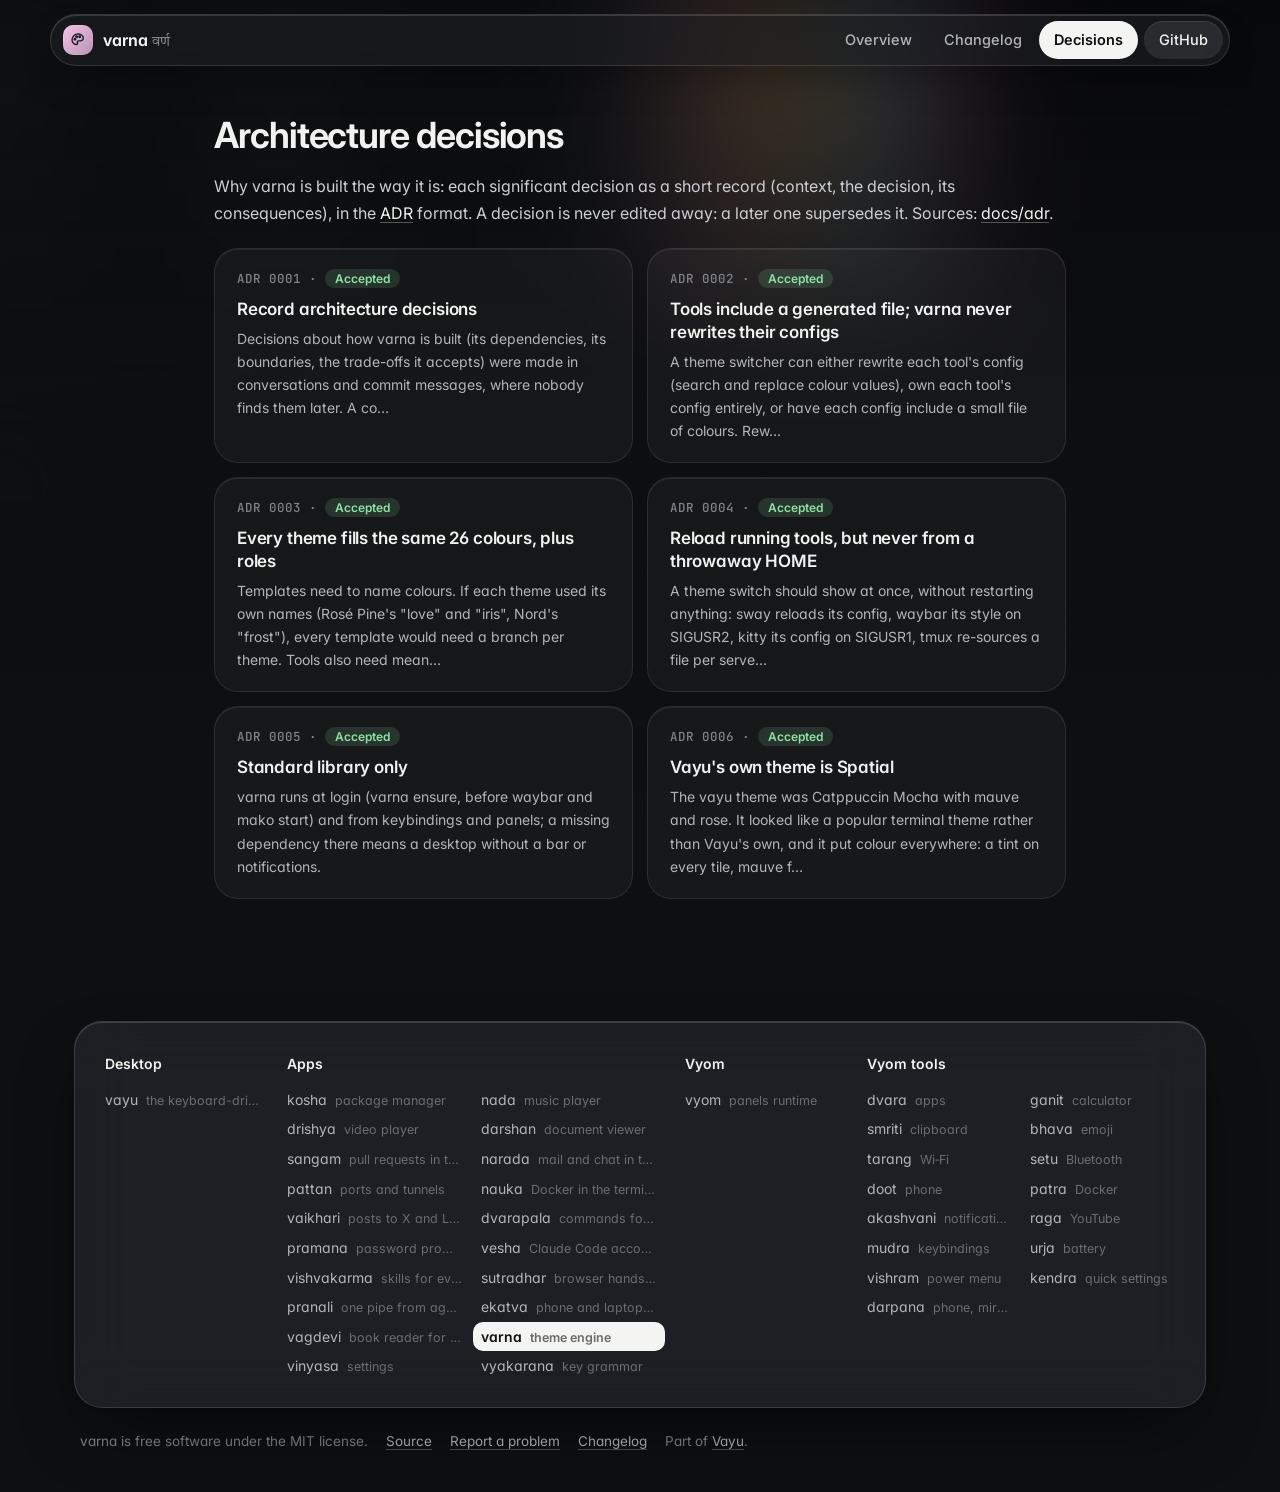
<file: docs/adr/index.html>
<!doctype html>
<html lang="en">
<head>
<meta charset="utf-8">
<meta name="viewport" content="width=device-width, initial-scale=1">
<title>Decisions · varna</title>
<meta name="description" content="One theme for every tool: sway, waybar, tmux, kitty, Neovim, notifications and more, live.">
<meta property="og:title" content="Decisions · varna">
<meta property="og:description" content="One theme for every tool: sway, waybar, tmux, kitty, Neovim, notifications and more, live.">
<meta name="theme-color" content="#0e0f11">
<link rel="icon" href="../assets/logo.svg" type="image/svg+xml">
<link rel="preconnect" href="https://fonts.googleapis.com">
<link rel="preconnect" href="https://fonts.gstatic.com" crossorigin>
<link href="https://fonts.googleapis.com/css2?family=Inter:wght@400;500;600;700&family=JetBrains+Mono:wght@400;500;600&family=Tiro+Devanagari+Sanskrit&display=swap" rel="stylesheet">
<link rel="stylesheet" href="../assets/site.css">
<style>:root{--tool:#f4b4cc}.backdrop:before{background-image:url("../assets/screenshots/cli.png")}</style>
</head>
<body class="sub">
<div class="backdrop" aria-hidden="true"></div>
<header class="top"><div class="in">
<a class="brand" href="../index.html"><img src="../assets/logo.svg" alt=""><span>varna <small>वर्ण</small></span></a>
<nav><a href="../index.html" class="">Overview</a><a href="../changelog.html" class="">Changelog</a><a href="../adr/index.html" class="on hide">Decisions</a><a class="gh" href="https://github.com/Theyashsawarkar/varna">GitHub</a></nav></div></header>

<div class="wrap solo"><article>
<h2>Architecture decisions</h2><p>Why varna is built the way it is: each significant decision as a short record (context, the decision, its consequences), in the <a href="https://cognitect.com/blog/2011/11/15/documenting-architecture-decisions">ADR</a> format. A decision is never edited away: a later one supersedes it. Sources: <a href="https://github.com/Theyashsawarkar/varna/tree/main/docs/adr">docs/adr</a>.</p><div class="cards"><a class="card" href="0001-record-architecture-decisions.html"><div class="n">ADR 0001 · <span class="status accepted">Accepted</span></div><h3>Record architecture decisions</h3><p>Decisions about how varna is built (its dependencies, its boundaries, the trade-offs it accepts) were made in conversations and commit messages, where nobody finds them later. A co…</p></a><a class="card" href="0002-include-dont-rewrite.html"><div class="n">ADR 0002 · <span class="status accepted">Accepted</span></div><h3>Tools include a generated file; varna never rewrites their configs</h3><p>A theme switcher can either rewrite each tool&#x27;s config (search and replace colour values), own each tool&#x27;s config entirely, or have each config include a small file of colours. Rew…</p></a><a class="card" href="0003-one-palette-shape.html"><div class="n">ADR 0003 · <span class="status accepted">Accepted</span></div><h3>Every theme fills the same 26 colours, plus roles</h3><p>Templates need to name colours. If each theme used its own names (Rosé Pine&#x27;s &quot;love&quot; and &quot;iris&quot;, Nord&#x27;s &quot;frost&quot;), every template would need a branch per theme. Tools also need mean…</p></a><a class="card" href="0004-live-reload-never-from-a-test.html"><div class="n">ADR 0004 · <span class="status accepted">Accepted</span></div><h3>Reload running tools, but never from a throwaway HOME</h3><p>A theme switch should show at once, without restarting anything: sway reloads its config, waybar its style on SIGUSR2, kitty its config on SIGUSR1, tmux re-sources a file per serve…</p></a><a class="card" href="0005-stdlib-only.html"><div class="n">ADR 0005 · <span class="status accepted">Accepted</span></div><h3>Standard library only</h3><p>varna runs at login (varna ensure, before waybar and mako start) and from keybindings and panels; a missing dependency there means a desktop without a bar or notifications.</p></a><a class="card" href="0006-vayu-is-spatial.html"><div class="n">ADR 0006 · <span class="status accepted">Accepted</span></div><h3>Vayu&#x27;s own theme is Spatial</h3><p>The vayu theme was Catppuccin Mocha with mauve and rose. It looked like a popular terminal theme rather than Vayu&#x27;s own, and it put colour everywhere: a tint on every tile, mauve f…</p></a></div>
</article></div>
<footer><div class="in glass"><div class=""><h4>Desktop</h4><div class="list"><a href="https://vayu.theyashsawarkar.dev/" class="">vayu <span>the keyboard-driven Wayland desktop</span></a></div></div><div class="g2"><h4>Apps</h4><div class="list"><a href="https://kosha.theyashsawarkar.dev/" class="">kosha <span>package manager</span></a><a href="https://nada.theyashsawarkar.dev/" class="">nada <span>music player</span></a><a href="https://drishya.theyashsawarkar.dev/" class="">drishya <span>video player</span></a><a href="https://darshan.theyashsawarkar.dev/" class="">darshan <span>document viewer</span></a><a href="https://sangam.theyashsawarkar.dev/" class="">sangam <span>pull requests in the terminal</span></a><a href="https://narada.theyashsawarkar.dev/" class="">narada <span>mail and chat in the terminal</span></a><a href="https://pattan.theyashsawarkar.dev/" class="">pattan <span>ports and tunnels</span></a><a href="https://nauka.theyashsawarkar.dev/" class="">nauka <span>Docker in the terminal</span></a><a href="https://vaikhari.theyashsawarkar.dev/" class="">vaikhari <span>posts to X and LinkedIn</span></a><a href="https://dvarapala.theyashsawarkar.dev/" class="">dvarapala <span>commands for AI agents, approved</span></a><a href="https://pramana.theyashsawarkar.dev/" class="">pramana <span>password prompts</span></a><a href="https://vesha.theyashsawarkar.dev/" class="">vesha <span>Claude Code accounts</span></a><a href="https://vishvakarma.theyashsawarkar.dev/" class="">vishvakarma <span>skills for every AI agent</span></a><a href="https://sutradhar.theyashsawarkar.dev/" class="">sutradhar <span>browser hands for AI agents</span></a><a href="https://pranali.theyashsawarkar.dev/" class="">pranali <span>one pipe from agents to tools</span></a><a href="https://ekatva.theyashsawarkar.dev/" class="">ekatva <span>phone and laptop, linked</span></a><a href="https://vagdevi.theyashsawarkar.dev/" class="">vagdevi <span>book reader for Android</span></a><a href="https://varna.theyashsawarkar.dev/" class="me" aria-current="page">varna <span>theme engine</span></a><a href="https://vinyasa.theyashsawarkar.dev/" class="">vinyasa <span>settings</span></a><a href="https://vyakarana.theyashsawarkar.dev/" class="">vyakarana <span>key grammar</span></a></div></div><div class=""><h4>Vyom</h4><div class="list"><a href="https://vyom.theyashsawarkar.dev/" class="">vyom <span>panels runtime</span></a></div></div><div class="g2"><h4>Vyom tools</h4><div class="list"><a href="https://dvara.theyashsawarkar.dev/" class="">dvara <span>apps</span></a><a href="https://ganit.theyashsawarkar.dev/" class="">ganit <span>calculator</span></a><a href="https://smriti.theyashsawarkar.dev/" class="">smriti <span>clipboard</span></a><a href="https://bhava.theyashsawarkar.dev/" class="">bhava <span>emoji</span></a><a href="https://tarang.theyashsawarkar.dev/" class="">tarang <span>Wi‑Fi</span></a><a href="https://setu.theyashsawarkar.dev/" class="">setu <span>Bluetooth</span></a><a href="https://doot.theyashsawarkar.dev/" class="">doot <span>phone</span></a><a href="https://patra.theyashsawarkar.dev/" class="">patra <span>Docker</span></a><a href="https://akashvani.theyashsawarkar.dev/" class="">akashvani <span>notifications</span></a><a href="https://raga.theyashsawarkar.dev/" class="">raga <span>YouTube</span></a><a href="https://mudra.theyashsawarkar.dev/" class="">mudra <span>keybindings</span></a><a href="https://urja.theyashsawarkar.dev/" class="">urja <span>battery</span></a><a href="https://vishram.theyashsawarkar.dev/" class="">vishram <span>power menu</span></a><a href="https://kendra.theyashsawarkar.dev/" class="">kendra <span>quick settings</span></a><a href="https://darpana.theyashsawarkar.dev/" class="">darpana <span>phone, mirrored</span></a></div></div></div>
<div class="bottom"><span>varna is free software under the MIT license.</span><a href="https://github.com/Theyashsawarkar/varna">Source</a><a href="https://github.com/Theyashsawarkar/varna/issues">Report a problem</a><a href="../changelog.html">Changelog</a><span>Part of <a href="https://vayu.theyashsawarkar.dev/">Vayu</a>.</span></div></footer>
<script>
document.querySelectorAll('pre.code').forEach(p=>{const b=document.createElement('button');b.className='copy';b.type='button';b.textContent='Copy';
b.onclick=()=>{navigator.clipboard.writeText(p.querySelector('code').innerText).then(()=>{b.textContent='Copied';b.classList.add('done');setTimeout(()=>{b.textContent='Copy';b.classList.remove('done')},1400)})};p.appendChild(b)});
const links=[...document.querySelectorAll('.toc a')];if(links.length){const hs=links.map(a=>document.getElementById(a.hash.slice(1))).filter(Boolean);
const on=()=>{let cur=hs[0];for(const h of hs){if(h.getBoundingClientRect().top<120)cur=h}links.forEach(a=>a.classList.toggle('on',cur&&a.hash==='#'+cur.id))};
addEventListener('scroll',on,{passive:true});on()}
</script>
</body>
</html>
</file>
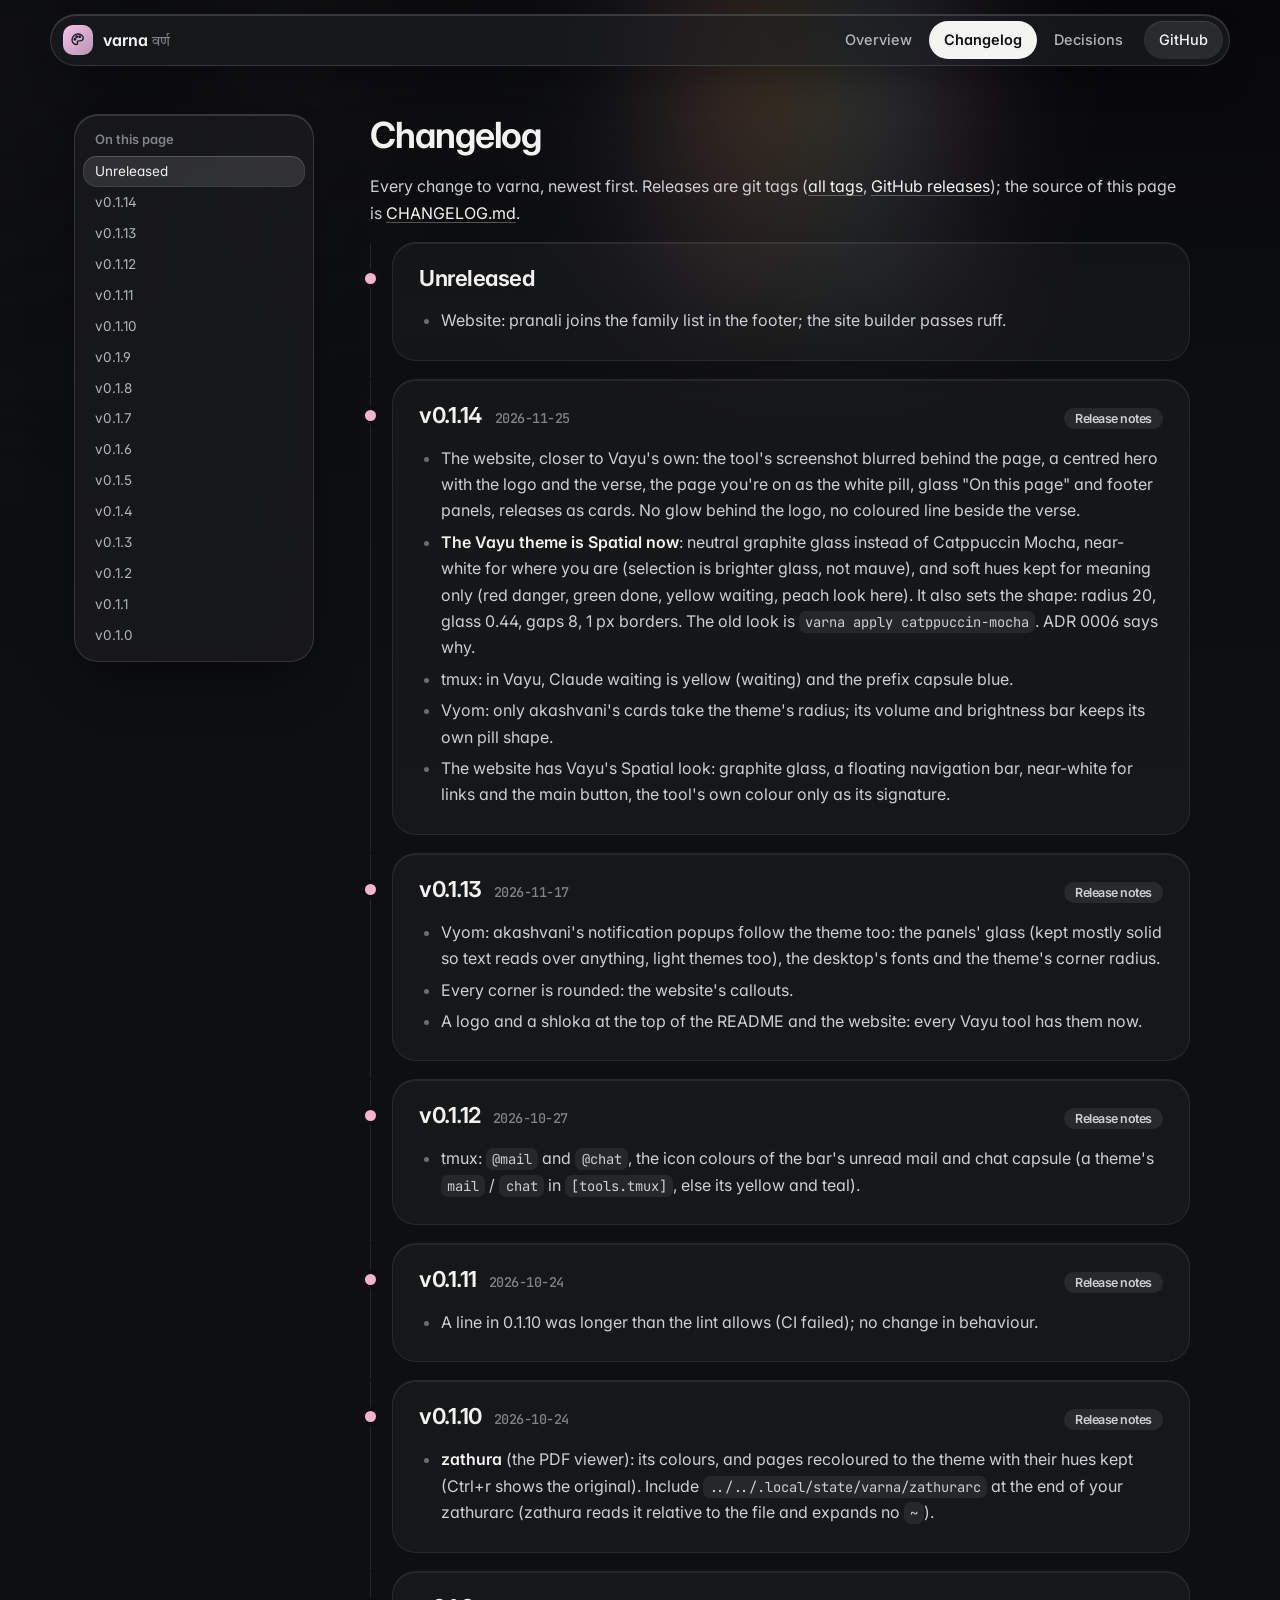
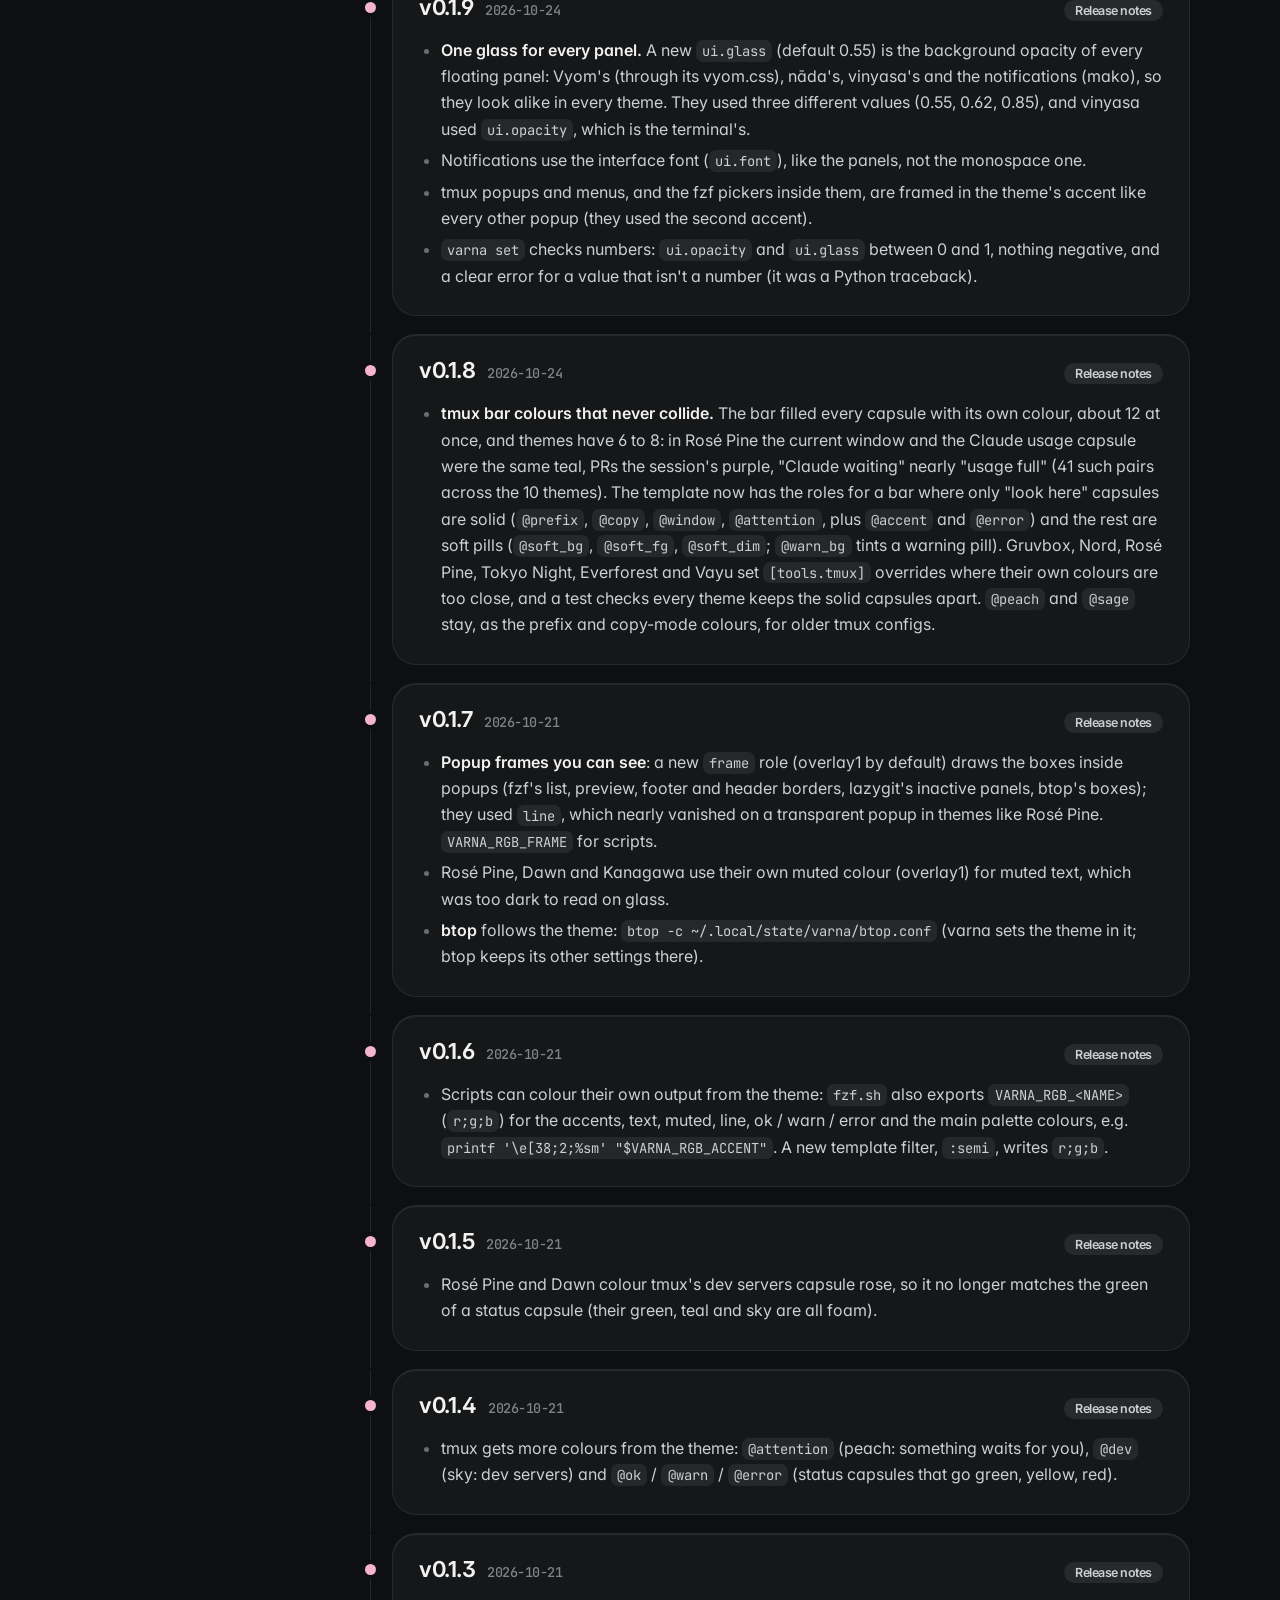
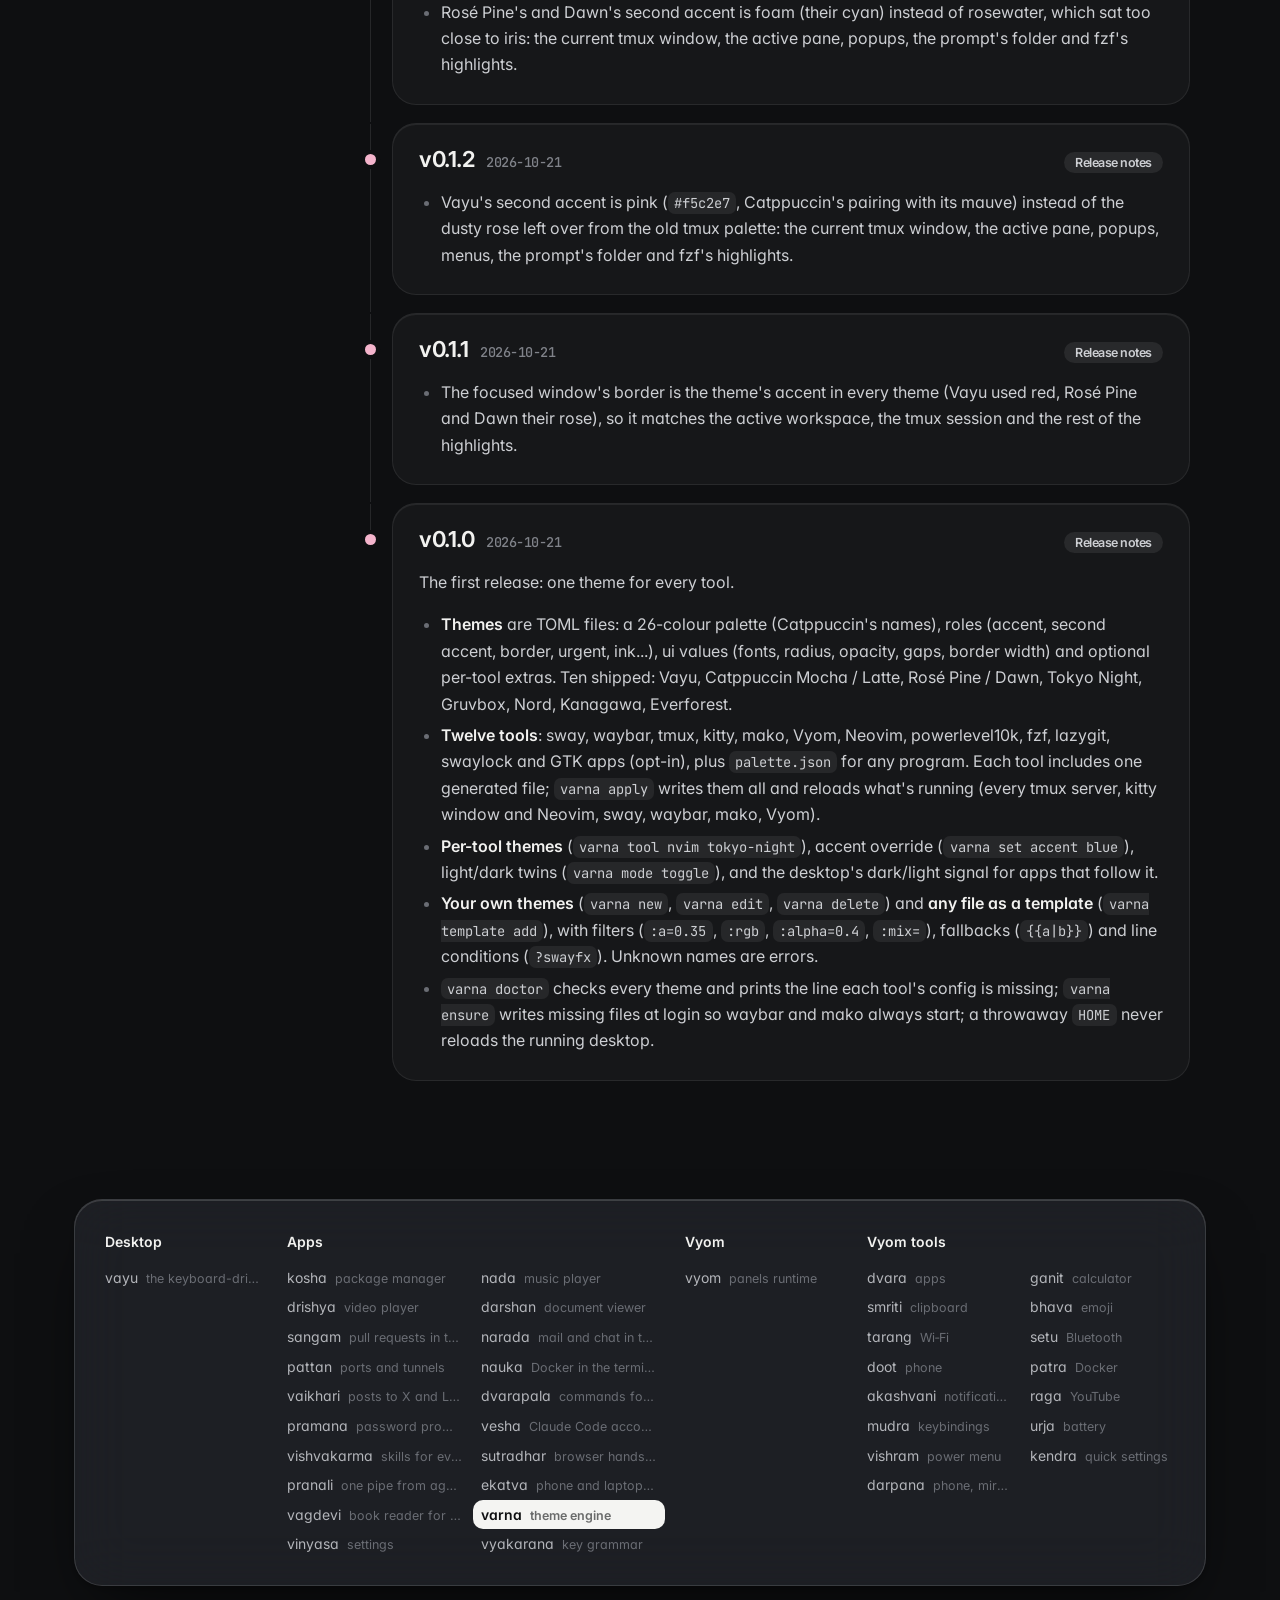
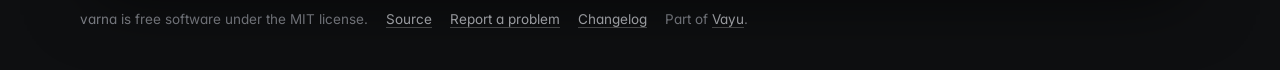
<file: docs/changelog.html>
<!doctype html>
<html lang="en">
<head>
<meta charset="utf-8">
<meta name="viewport" content="width=device-width, initial-scale=1">
<title>Changelog · varna</title>
<meta name="description" content="One theme for every tool: sway, waybar, tmux, kitty, Neovim, notifications and more, live.">
<meta property="og:title" content="Changelog · varna">
<meta property="og:description" content="One theme for every tool: sway, waybar, tmux, kitty, Neovim, notifications and more, live.">
<meta name="theme-color" content="#0e0f11">
<link rel="icon" href="assets/logo.svg" type="image/svg+xml">
<link rel="preconnect" href="https://fonts.googleapis.com">
<link rel="preconnect" href="https://fonts.gstatic.com" crossorigin>
<link href="https://fonts.googleapis.com/css2?family=Inter:wght@400;500;600;700&family=JetBrains+Mono:wght@400;500;600&family=Tiro+Devanagari+Sanskrit&display=swap" rel="stylesheet">
<link rel="stylesheet" href="assets/site.css">
<style>:root{--tool:#f4b4cc}.backdrop:before{background-image:url("assets/screenshots/cli.png")}</style>
</head>
<body class="sub">
<div class="backdrop" aria-hidden="true"></div>
<header class="top"><div class="in">
<a class="brand" href="index.html"><img src="assets/logo.svg" alt=""><span>varna <small>वर्ण</small></span></a>
<nav><a href="index.html" class="">Overview</a><a href="changelog.html" class="on">Changelog</a><a href="adr/index.html" class=" hide">Decisions</a><a class="gh" href="https://github.com/Theyashsawarkar/varna">GitHub</a></nav></div></header>

<div class="wrap"><aside class="toc"><b>On this page</b><a class="l2" href="#unreleased">Unreleased</a><a class="l2" href="#v0114">v0.1.14</a><a class="l2" href="#v0113">v0.1.13</a><a class="l2" href="#v0112">v0.1.12</a><a class="l2" href="#v0111">v0.1.11</a><a class="l2" href="#v0110">v0.1.10</a><a class="l2" href="#v019">v0.1.9</a><a class="l2" href="#v018">v0.1.8</a><a class="l2" href="#v017">v0.1.7</a><a class="l2" href="#v016">v0.1.6</a><a class="l2" href="#v015">v0.1.5</a><a class="l2" href="#v014">v0.1.4</a><a class="l2" href="#v013">v0.1.3</a><a class="l2" href="#v012">v0.1.2</a><a class="l2" href="#v011">v0.1.1</a><a class="l2" href="#v010">v0.1.0</a></aside><article>
<h2>Changelog</h2><p>Every change to varna, newest first. Releases are git tags (<a href="https://github.com/Theyashsawarkar/varna/tags">all tags</a>, <a href="https://github.com/Theyashsawarkar/varna/releases">GitHub releases</a>); the source of this page is <a href="https://github.com/Theyashsawarkar/varna/blob/main/CHANGELOG.md">CHANGELOG.md</a>.</p><section class="release"><h2 id="unreleased">Unreleased<span class="date"></span></h2><ul><li>Website: pranali joins the family list in the footer; the site builder passes ruff.</li></ul></section><section class="release"><h2 id="v0114">v0.1.14<span class="date">2026-11-25</span><a class="tag" href="https://github.com/Theyashsawarkar/varna/releases/tag/v0.1.14">Release notes</a></h2><ul><li>The website, closer to Vayu's own: the tool's screenshot blurred behind the page, a centred hero with the logo and the verse, the page you're on as the white pill, glass "On this page" and footer panels, releases as cards. No glow behind the logo, no coloured line beside the verse.</li><li><strong>The Vayu theme is Spatial now</strong>: neutral graphite glass instead of Catppuccin Mocha, near-white for where you are (selection is brighter glass, not mauve), and soft hues kept for meaning only (red danger, green done, yellow waiting, peach look here). It also sets the shape: radius 20, glass 0.44, gaps 8, 1 px borders. The old look is <code>varna apply catppuccin-mocha</code>. ADR 0006 says why.</li><li>tmux: in Vayu, Claude waiting is yellow (waiting) and the prefix capsule blue.</li><li>Vyom: only akashvani's cards take the theme's radius; its volume and brightness bar keeps its own pill shape.</li><li>The website has Vayu's Spatial look: graphite glass, a floating navigation bar, near-white for links and the main button, the tool's own colour only as its signature.</li></ul></section><section class="release"><h2 id="v0113">v0.1.13<span class="date">2026-11-17</span><a class="tag" href="https://github.com/Theyashsawarkar/varna/releases/tag/v0.1.13">Release notes</a></h2><ul><li>Vyom: akashvani's notification popups follow the theme too: the panels' glass (kept mostly solid so text reads over anything, light themes too), the desktop's fonts and the theme's corner radius.</li><li>Every corner is rounded: the website's callouts.</li><li>A logo and a shloka at the top of the README and the website: every Vayu tool has them now.</li></ul></section><section class="release"><h2 id="v0112">v0.1.12<span class="date">2026-10-27</span><a class="tag" href="https://github.com/Theyashsawarkar/varna/releases/tag/v0.1.12">Release notes</a></h2><ul><li>tmux: <code>@mail</code> and <code>@chat</code>, the icon colours of the bar's unread mail and chat capsule (a theme's <code>mail</code> / <code>chat</code> in <code>[tools.tmux]</code>, else its yellow and teal).</li></ul></section><section class="release"><h2 id="v0111">v0.1.11<span class="date">2026-10-24</span><a class="tag" href="https://github.com/Theyashsawarkar/varna/releases/tag/v0.1.11">Release notes</a></h2><ul><li>A line in 0.1.10 was longer than the lint allows (CI failed); no change in behaviour.</li></ul></section><section class="release"><h2 id="v0110">v0.1.10<span class="date">2026-10-24</span><a class="tag" href="https://github.com/Theyashsawarkar/varna/releases/tag/v0.1.10">Release notes</a></h2><ul><li><strong>zathura</strong> (the PDF viewer): its colours, and pages recoloured to the theme with their hues kept (Ctrl+r shows the original). Include <code>../../.local/state/varna/zathurarc</code> at the end of your zathurarc (zathura reads it relative to the file and expands no <code>~</code>).</li></ul></section><section class="release"><h2 id="v019">v0.1.9<span class="date">2026-10-24</span><a class="tag" href="https://github.com/Theyashsawarkar/varna/releases/tag/v0.1.9">Release notes</a></h2><ul><li><strong>One glass for every panel.</strong> A new <code>ui.glass</code> (default 0.55) is the background opacity of every floating panel: Vyom's (through its vyom.css), nāda's, vinyasa's and the notifications (mako), so they look alike in every theme. They used three different values (0.55, 0.62, 0.85), and vinyasa used <code>ui.opacity</code>, which is the terminal's.</li><li>Notifications use the interface font (<code>ui.font</code>), like the panels, not the monospace one.</li><li>tmux popups and menus, and the fzf pickers inside them, are framed in the theme's accent like every other popup (they used the second accent).</li><li><code>varna set</code> checks numbers: <code>ui.opacity</code> and <code>ui.glass</code> between 0 and 1, nothing negative, and a clear error for a value that isn't a number (it was a Python traceback).</li></ul></section><section class="release"><h2 id="v018">v0.1.8<span class="date">2026-10-24</span><a class="tag" href="https://github.com/Theyashsawarkar/varna/releases/tag/v0.1.8">Release notes</a></h2><ul><li><strong>tmux bar colours that never collide.</strong> The bar filled every capsule with its own colour, about 12 at once, and themes have 6 to 8: in Rosé Pine the current window and the Claude usage capsule were the same teal, PRs the session's purple, "Claude waiting" nearly "usage full" (41 such pairs across the 10 themes). The template now has the roles for a bar where only "look here" capsules are solid (<code>@prefix</code>, <code>@copy</code>, <code>@window</code>, <code>@attention</code>, plus <code>@accent</code> and <code>@error</code>) and the rest are soft pills (<code>@soft_bg</code>, <code>@soft_fg</code>, <code>@soft_dim</code>; <code>@warn_bg</code> tints a warning pill). Gruvbox, Nord, Rosé Pine, Tokyo Night, Everforest and Vayu set <code>[tools.tmux]</code> overrides where their own colours are too close, and a test checks every theme keeps the solid capsules apart. <code>@peach</code> and <code>@sage</code> stay, as the prefix and copy-mode colours, for older tmux configs.</li></ul></section><section class="release"><h2 id="v017">v0.1.7<span class="date">2026-10-21</span><a class="tag" href="https://github.com/Theyashsawarkar/varna/releases/tag/v0.1.7">Release notes</a></h2><ul><li><strong>Popup frames you can see</strong>: a new <code>frame</code> role (overlay1 by default) draws the boxes inside popups (fzf's list, preview, footer and header borders, lazygit's inactive panels, btop's boxes); they used <code>line</code>, which nearly vanished on a transparent popup in themes like Rosé Pine. <code>VARNA_RGB_FRAME</code> for scripts.</li><li>Rosé Pine, Dawn and Kanagawa use their own muted colour (overlay1) for muted text, which was too dark to read on glass.</li><li><strong>btop</strong> follows the theme: <code>btop -c ~/.local/state/varna/btop.conf</code> (varna sets the theme in it; btop keeps its other settings there).</li></ul></section><section class="release"><h2 id="v016">v0.1.6<span class="date">2026-10-21</span><a class="tag" href="https://github.com/Theyashsawarkar/varna/releases/tag/v0.1.6">Release notes</a></h2><ul><li>Scripts can colour their own output from the theme: <code>fzf.sh</code> also exports <code>VARNA_RGB_&lt;NAME&gt;</code> (<code>r;g;b</code>) for the accents, text, muted, line, ok / warn / error and the main palette colours, e.g. <code>printf &#x27;\e[38;2;%sm&#x27; &quot;$VARNA_RGB_ACCENT&quot;</code>. A new template filter, <code>:semi</code>, writes <code>r;g;b</code>.</li></ul></section><section class="release"><h2 id="v015">v0.1.5<span class="date">2026-10-21</span><a class="tag" href="https://github.com/Theyashsawarkar/varna/releases/tag/v0.1.5">Release notes</a></h2><ul><li>Rosé Pine and Dawn colour tmux's dev servers capsule rose, so it no longer matches the green of a status capsule (their green, teal and sky are all foam).</li></ul></section><section class="release"><h2 id="v014">v0.1.4<span class="date">2026-10-21</span><a class="tag" href="https://github.com/Theyashsawarkar/varna/releases/tag/v0.1.4">Release notes</a></h2><ul><li>tmux gets more colours from the theme: <code>@attention</code> (peach: something waits for you), <code>@dev</code> (sky: dev servers) and <code>@ok</code> / <code>@warn</code> / <code>@error</code> (status capsules that go green, yellow, red).</li></ul></section><section class="release"><h2 id="v013">v0.1.3<span class="date">2026-10-21</span><a class="tag" href="https://github.com/Theyashsawarkar/varna/releases/tag/v0.1.3">Release notes</a></h2><ul><li>Rosé Pine's and Dawn's second accent is foam (their cyan) instead of rosewater, which sat too close to iris: the current tmux window, the active pane, popups, the prompt's folder and fzf's highlights.</li></ul></section><section class="release"><h2 id="v012">v0.1.2<span class="date">2026-10-21</span><a class="tag" href="https://github.com/Theyashsawarkar/varna/releases/tag/v0.1.2">Release notes</a></h2><ul><li>Vayu's second accent is pink (<code>#f5c2e7</code>, Catppuccin's pairing with its mauve) instead of the dusty rose left over from the old tmux palette: the current tmux window, the active pane, popups, menus, the prompt's folder and fzf's highlights.</li></ul></section><section class="release"><h2 id="v011">v0.1.1<span class="date">2026-10-21</span><a class="tag" href="https://github.com/Theyashsawarkar/varna/releases/tag/v0.1.1">Release notes</a></h2><ul><li>The focused window's border is the theme's accent in every theme (Vayu used red, Rosé Pine and Dawn their rose), so it matches the active workspace, the tmux session and the rest of the highlights.</li></ul></section><section class="release"><h2 id="v010">v0.1.0<span class="date">2026-10-21</span><a class="tag" href="https://github.com/Theyashsawarkar/varna/releases/tag/v0.1.0">Release notes</a></h2><p>The first release: one theme for every tool.</p>
<ul><li><strong>Themes</strong> are TOML files: a 26-colour palette (Catppuccin's names), roles (accent, second accent, border, urgent, ink...), ui values (fonts, radius, opacity, gaps, border width) and optional per-tool extras. Ten shipped: Vayu, Catppuccin Mocha / Latte, Rosé Pine / Dawn, Tokyo Night, Gruvbox, Nord, Kanagawa, Everforest.</li><li><strong>Twelve tools</strong>: sway, waybar, tmux, kitty, mako, Vyom, Neovim, powerlevel10k, fzf, lazygit, swaylock and GTK apps (opt-in), plus <code>palette.json</code> for any program. Each tool includes one generated file; <code>varna apply</code> writes them all and reloads what's running (every tmux server, kitty window and Neovim, sway, waybar, mako, Vyom).</li><li><strong>Per-tool themes</strong> (<code>varna tool nvim tokyo-night</code>), accent override (<code>varna set accent blue</code>), light/dark twins (<code>varna mode toggle</code>), and the desktop's dark/light signal for apps that follow it.</li><li><strong>Your own themes</strong> (<code>varna new</code>, <code>varna edit</code>, <code>varna delete</code>) and <strong>any file as a template</strong> (<code>varna template add</code>), with filters (<code>:a=0.35</code>, <code>:rgb</code>, <code>:alpha=0.4</code>, <code>:mix=</code>), fallbacks (<code>{{a|b}}</code>) and line conditions (<code>?swayfx</code>). Unknown names are errors.</li><li><code>varna doctor</code> checks every theme and prints the line each tool's config is missing; <code>varna ensure</code> writes missing files at login so waybar and mako always start; a throwaway <code>HOME</code> never reloads the running desktop.</li></ul></section>
</article></div>
<footer><div class="in glass"><div class=""><h4>Desktop</h4><div class="list"><a href="https://vayu.theyashsawarkar.dev/" class="">vayu <span>the keyboard-driven Wayland desktop</span></a></div></div><div class="g2"><h4>Apps</h4><div class="list"><a href="https://kosha.theyashsawarkar.dev/" class="">kosha <span>package manager</span></a><a href="https://nada.theyashsawarkar.dev/" class="">nada <span>music player</span></a><a href="https://drishya.theyashsawarkar.dev/" class="">drishya <span>video player</span></a><a href="https://darshan.theyashsawarkar.dev/" class="">darshan <span>document viewer</span></a><a href="https://sangam.theyashsawarkar.dev/" class="">sangam <span>pull requests in the terminal</span></a><a href="https://narada.theyashsawarkar.dev/" class="">narada <span>mail and chat in the terminal</span></a><a href="https://pattan.theyashsawarkar.dev/" class="">pattan <span>ports and tunnels</span></a><a href="https://nauka.theyashsawarkar.dev/" class="">nauka <span>Docker in the terminal</span></a><a href="https://vaikhari.theyashsawarkar.dev/" class="">vaikhari <span>posts to X and LinkedIn</span></a><a href="https://dvarapala.theyashsawarkar.dev/" class="">dvarapala <span>commands for AI agents, approved</span></a><a href="https://pramana.theyashsawarkar.dev/" class="">pramana <span>password prompts</span></a><a href="https://vesha.theyashsawarkar.dev/" class="">vesha <span>Claude Code accounts</span></a><a href="https://vishvakarma.theyashsawarkar.dev/" class="">vishvakarma <span>skills for every AI agent</span></a><a href="https://sutradhar.theyashsawarkar.dev/" class="">sutradhar <span>browser hands for AI agents</span></a><a href="https://pranali.theyashsawarkar.dev/" class="">pranali <span>one pipe from agents to tools</span></a><a href="https://ekatva.theyashsawarkar.dev/" class="">ekatva <span>phone and laptop, linked</span></a><a href="https://vagdevi.theyashsawarkar.dev/" class="">vagdevi <span>book reader for Android</span></a><a href="https://varna.theyashsawarkar.dev/" class="me" aria-current="page">varna <span>theme engine</span></a><a href="https://vinyasa.theyashsawarkar.dev/" class="">vinyasa <span>settings</span></a><a href="https://vyakarana.theyashsawarkar.dev/" class="">vyakarana <span>key grammar</span></a></div></div><div class=""><h4>Vyom</h4><div class="list"><a href="https://vyom.theyashsawarkar.dev/" class="">vyom <span>panels runtime</span></a></div></div><div class="g2"><h4>Vyom tools</h4><div class="list"><a href="https://dvara.theyashsawarkar.dev/" class="">dvara <span>apps</span></a><a href="https://ganit.theyashsawarkar.dev/" class="">ganit <span>calculator</span></a><a href="https://smriti.theyashsawarkar.dev/" class="">smriti <span>clipboard</span></a><a href="https://bhava.theyashsawarkar.dev/" class="">bhava <span>emoji</span></a><a href="https://tarang.theyashsawarkar.dev/" class="">tarang <span>Wi‑Fi</span></a><a href="https://setu.theyashsawarkar.dev/" class="">setu <span>Bluetooth</span></a><a href="https://doot.theyashsawarkar.dev/" class="">doot <span>phone</span></a><a href="https://patra.theyashsawarkar.dev/" class="">patra <span>Docker</span></a><a href="https://akashvani.theyashsawarkar.dev/" class="">akashvani <span>notifications</span></a><a href="https://raga.theyashsawarkar.dev/" class="">raga <span>YouTube</span></a><a href="https://mudra.theyashsawarkar.dev/" class="">mudra <span>keybindings</span></a><a href="https://urja.theyashsawarkar.dev/" class="">urja <span>battery</span></a><a href="https://vishram.theyashsawarkar.dev/" class="">vishram <span>power menu</span></a><a href="https://kendra.theyashsawarkar.dev/" class="">kendra <span>quick settings</span></a><a href="https://darpana.theyashsawarkar.dev/" class="">darpana <span>phone, mirrored</span></a></div></div></div>
<div class="bottom"><span>varna is free software under the MIT license.</span><a href="https://github.com/Theyashsawarkar/varna">Source</a><a href="https://github.com/Theyashsawarkar/varna/issues">Report a problem</a><a href="changelog.html">Changelog</a><span>Part of <a href="https://vayu.theyashsawarkar.dev/">Vayu</a>.</span></div></footer>
<script>
document.querySelectorAll('pre.code').forEach(p=>{const b=document.createElement('button');b.className='copy';b.type='button';b.textContent='Copy';
b.onclick=()=>{navigator.clipboard.writeText(p.querySelector('code').innerText).then(()=>{b.textContent='Copied';b.classList.add('done');setTimeout(()=>{b.textContent='Copy';b.classList.remove('done')},1400)})};p.appendChild(b)});
const links=[...document.querySelectorAll('.toc a')];if(links.length){const hs=links.map(a=>document.getElementById(a.hash.slice(1))).filter(Boolean);
const on=()=>{let cur=hs[0];for(const h of hs){if(h.getBoundingClientRect().top<120)cur=h}links.forEach(a=>a.classList.toggle('on',cur&&a.hash==='#'+cur.id))};
addEventListener('scroll',on,{passive:true});on()}
</script>
</body>
</html>
</file>
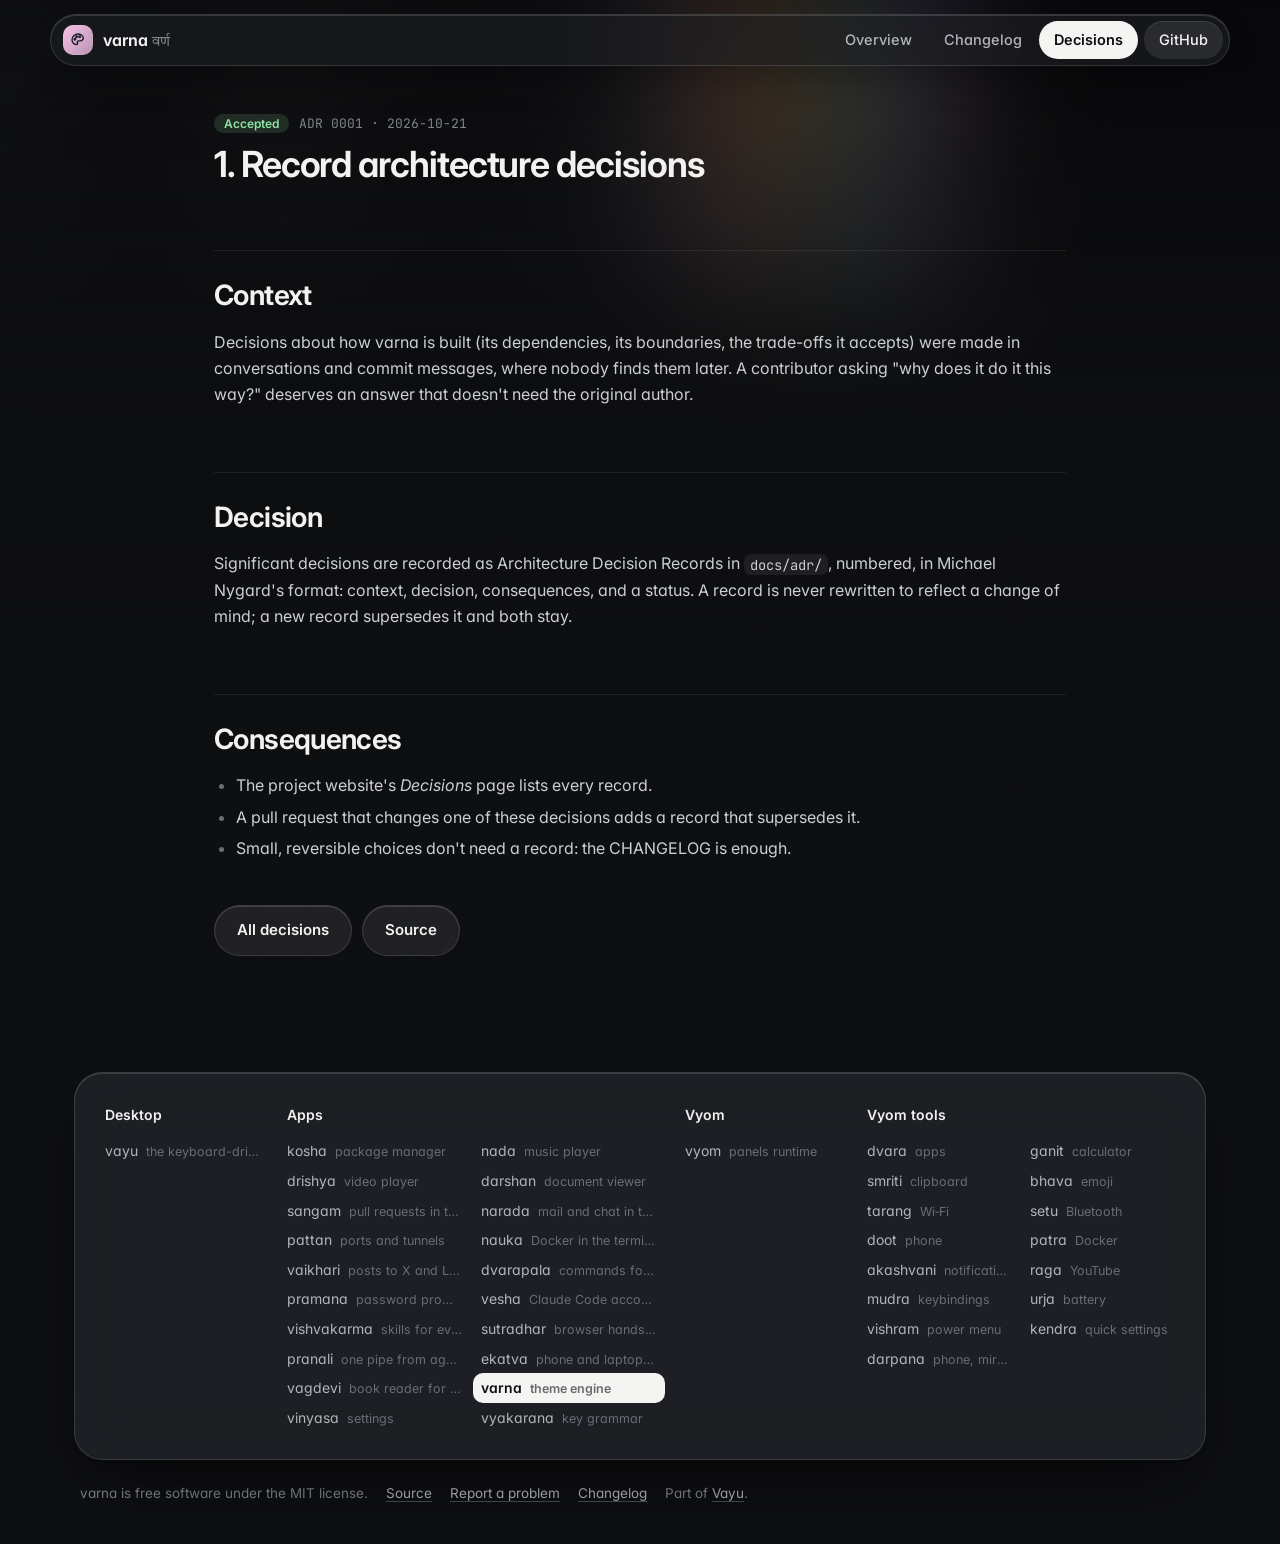
<file: docs/adr/0001-record-architecture-decisions.html>
<!doctype html>
<html lang="en">
<head>
<meta charset="utf-8">
<meta name="viewport" content="width=device-width, initial-scale=1">
<title>ADR 0001: 1. Record architecture decisions · varna</title>
<meta name="description" content="One theme for every tool: sway, waybar, tmux, kitty, Neovim, notifications and more, live.">
<meta property="og:title" content="ADR 0001: 1. Record architecture decisions · varna">
<meta property="og:description" content="One theme for every tool: sway, waybar, tmux, kitty, Neovim, notifications and more, live.">
<meta name="theme-color" content="#0e0f11">
<link rel="icon" href="../assets/logo.svg" type="image/svg+xml">
<link rel="preconnect" href="https://fonts.googleapis.com">
<link rel="preconnect" href="https://fonts.gstatic.com" crossorigin>
<link href="https://fonts.googleapis.com/css2?family=Inter:wght@400;500;600;700&family=JetBrains+Mono:wght@400;500;600&family=Tiro+Devanagari+Sanskrit&display=swap" rel="stylesheet">
<link rel="stylesheet" href="../assets/site.css">
<style>:root{--tool:#f4b4cc}.backdrop:before{background-image:url("../assets/screenshots/cli.png")}</style>
</head>
<body class="sub">
<div class="backdrop" aria-hidden="true"></div>
<header class="top"><div class="in">
<a class="brand" href="../index.html"><img src="../assets/logo.svg" alt=""><span>varna <small>वर्ण</small></span></a>
<nav><a href="../index.html" class="">Overview</a><a href="../changelog.html" class="">Changelog</a><a href="../adr/index.html" class="on hide">Decisions</a><a class="gh" href="https://github.com/Theyashsawarkar/varna">GitHub</a></nav></div></header>

<div class="wrap solo"><article>
<p class="adrmeta"><span class="status accepted">Accepted</span> <span>ADR 0001 · 2026-10-21</span></p><h2 id="1-record-architecture-decisions"><a class="anchor" href="#1-record-architecture-decisions">#</a>1. Record architecture decisions</h2>
<h2 id="context"><a class="anchor" href="#context">#</a>Context</h2>
<p>Decisions about how varna is built (its dependencies, its boundaries, the trade-offs it accepts) were made in conversations and commit messages, where nobody finds them later. A contributor asking "why does it do it this way?" deserves an answer that doesn't need the original author.</p>
<h2 id="decision"><a class="anchor" href="#decision">#</a>Decision</h2>
<p>Significant decisions are recorded as Architecture Decision Records in <code>docs/adr/</code>, numbered, in Michael Nygard's format: context, decision, consequences, and a status. A record is never rewritten to reflect a change of mind; a new record supersedes it and both stay.</p>
<h2 id="consequences"><a class="anchor" href="#consequences">#</a>Consequences</h2>
<ul><li>The project website's <em>Decisions</em> page lists every record.</li><li>A pull request that changes one of these decisions adds a record that supersedes it.</li><li>Small, reversible choices don't need a record: the CHANGELOG is enough.</li></ul><p class="back"><a class="btn" href="index.html">All decisions</a><a class="btn" href="https://github.com/Theyashsawarkar/varna/blob/main/docs/adr/0001-record-architecture-decisions.md">Source</a></p>
</article></div>
<footer><div class="in glass"><div class=""><h4>Desktop</h4><div class="list"><a href="https://vayu.theyashsawarkar.dev/" class="">vayu <span>the keyboard-driven Wayland desktop</span></a></div></div><div class="g2"><h4>Apps</h4><div class="list"><a href="https://kosha.theyashsawarkar.dev/" class="">kosha <span>package manager</span></a><a href="https://nada.theyashsawarkar.dev/" class="">nada <span>music player</span></a><a href="https://drishya.theyashsawarkar.dev/" class="">drishya <span>video player</span></a><a href="https://darshan.theyashsawarkar.dev/" class="">darshan <span>document viewer</span></a><a href="https://sangam.theyashsawarkar.dev/" class="">sangam <span>pull requests in the terminal</span></a><a href="https://narada.theyashsawarkar.dev/" class="">narada <span>mail and chat in the terminal</span></a><a href="https://pattan.theyashsawarkar.dev/" class="">pattan <span>ports and tunnels</span></a><a href="https://nauka.theyashsawarkar.dev/" class="">nauka <span>Docker in the terminal</span></a><a href="https://vaikhari.theyashsawarkar.dev/" class="">vaikhari <span>posts to X and LinkedIn</span></a><a href="https://dvarapala.theyashsawarkar.dev/" class="">dvarapala <span>commands for AI agents, approved</span></a><a href="https://pramana.theyashsawarkar.dev/" class="">pramana <span>password prompts</span></a><a href="https://vesha.theyashsawarkar.dev/" class="">vesha <span>Claude Code accounts</span></a><a href="https://vishvakarma.theyashsawarkar.dev/" class="">vishvakarma <span>skills for every AI agent</span></a><a href="https://sutradhar.theyashsawarkar.dev/" class="">sutradhar <span>browser hands for AI agents</span></a><a href="https://pranali.theyashsawarkar.dev/" class="">pranali <span>one pipe from agents to tools</span></a><a href="https://ekatva.theyashsawarkar.dev/" class="">ekatva <span>phone and laptop, linked</span></a><a href="https://vagdevi.theyashsawarkar.dev/" class="">vagdevi <span>book reader for Android</span></a><a href="https://varna.theyashsawarkar.dev/" class="me" aria-current="page">varna <span>theme engine</span></a><a href="https://vinyasa.theyashsawarkar.dev/" class="">vinyasa <span>settings</span></a><a href="https://vyakarana.theyashsawarkar.dev/" class="">vyakarana <span>key grammar</span></a></div></div><div class=""><h4>Vyom</h4><div class="list"><a href="https://vyom.theyashsawarkar.dev/" class="">vyom <span>panels runtime</span></a></div></div><div class="g2"><h4>Vyom tools</h4><div class="list"><a href="https://dvara.theyashsawarkar.dev/" class="">dvara <span>apps</span></a><a href="https://ganit.theyashsawarkar.dev/" class="">ganit <span>calculator</span></a><a href="https://smriti.theyashsawarkar.dev/" class="">smriti <span>clipboard</span></a><a href="https://bhava.theyashsawarkar.dev/" class="">bhava <span>emoji</span></a><a href="https://tarang.theyashsawarkar.dev/" class="">tarang <span>Wi‑Fi</span></a><a href="https://setu.theyashsawarkar.dev/" class="">setu <span>Bluetooth</span></a><a href="https://doot.theyashsawarkar.dev/" class="">doot <span>phone</span></a><a href="https://patra.theyashsawarkar.dev/" class="">patra <span>Docker</span></a><a href="https://akashvani.theyashsawarkar.dev/" class="">akashvani <span>notifications</span></a><a href="https://raga.theyashsawarkar.dev/" class="">raga <span>YouTube</span></a><a href="https://mudra.theyashsawarkar.dev/" class="">mudra <span>keybindings</span></a><a href="https://urja.theyashsawarkar.dev/" class="">urja <span>battery</span></a><a href="https://vishram.theyashsawarkar.dev/" class="">vishram <span>power menu</span></a><a href="https://kendra.theyashsawarkar.dev/" class="">kendra <span>quick settings</span></a><a href="https://darpana.theyashsawarkar.dev/" class="">darpana <span>phone, mirrored</span></a></div></div></div>
<div class="bottom"><span>varna is free software under the MIT license.</span><a href="https://github.com/Theyashsawarkar/varna">Source</a><a href="https://github.com/Theyashsawarkar/varna/issues">Report a problem</a><a href="../changelog.html">Changelog</a><span>Part of <a href="https://vayu.theyashsawarkar.dev/">Vayu</a>.</span></div></footer>
<script>
document.querySelectorAll('pre.code').forEach(p=>{const b=document.createElement('button');b.className='copy';b.type='button';b.textContent='Copy';
b.onclick=()=>{navigator.clipboard.writeText(p.querySelector('code').innerText).then(()=>{b.textContent='Copied';b.classList.add('done');setTimeout(()=>{b.textContent='Copy';b.classList.remove('done')},1400)})};p.appendChild(b)});
const links=[...document.querySelectorAll('.toc a')];if(links.length){const hs=links.map(a=>document.getElementById(a.hash.slice(1))).filter(Boolean);
const on=()=>{let cur=hs[0];for(const h of hs){if(h.getBoundingClientRect().top<120)cur=h}links.forEach(a=>a.classList.toggle('on',cur&&a.hash==='#'+cur.id))};
addEventListener('scroll',on,{passive:true});on()}
</script>
</body>
</html>
</file>
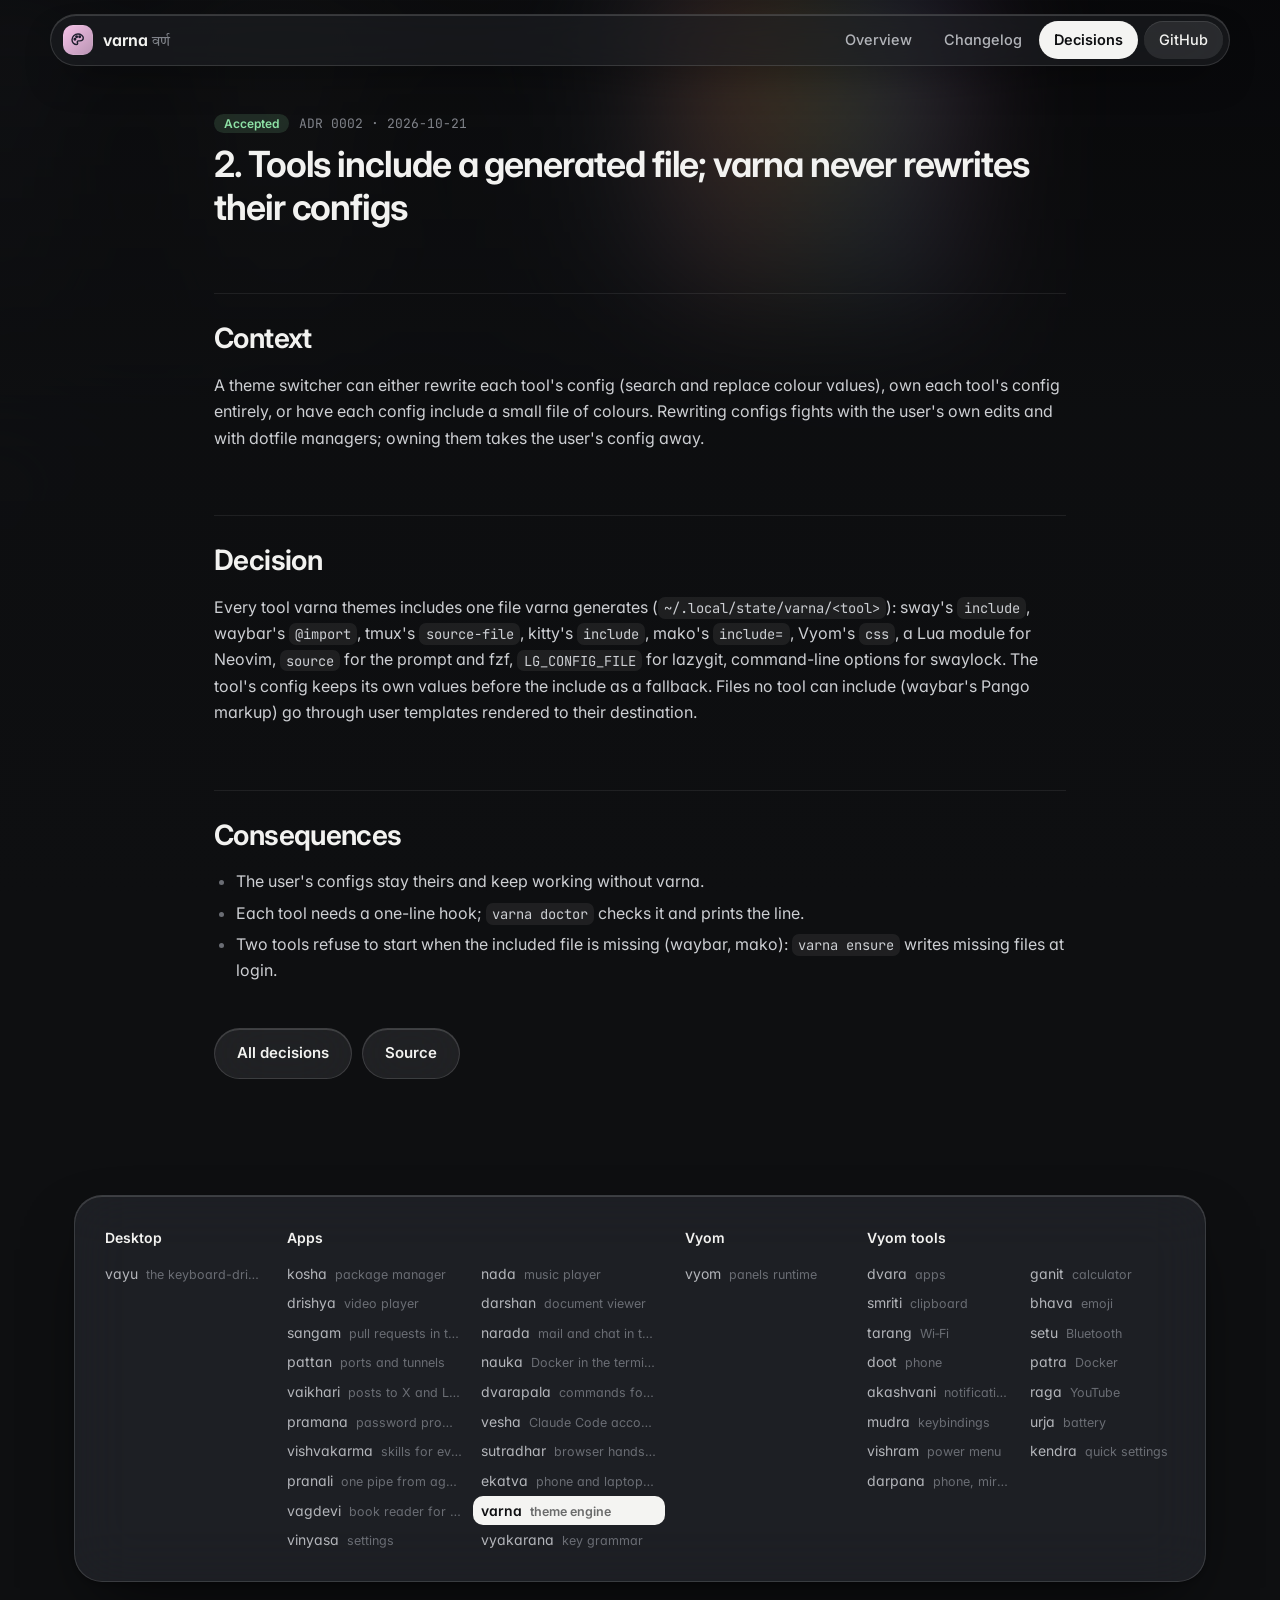
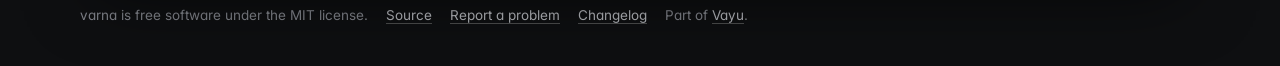
<file: docs/adr/0002-include-dont-rewrite.html>
<!doctype html>
<html lang="en">
<head>
<meta charset="utf-8">
<meta name="viewport" content="width=device-width, initial-scale=1">
<title>ADR 0002: 2. Tools include a generated file; varna never rewrites their configs · varna</title>
<meta name="description" content="One theme for every tool: sway, waybar, tmux, kitty, Neovim, notifications and more, live.">
<meta property="og:title" content="ADR 0002: 2. Tools include a generated file; varna never rewrites their configs · varna">
<meta property="og:description" content="One theme for every tool: sway, waybar, tmux, kitty, Neovim, notifications and more, live.">
<meta name="theme-color" content="#0e0f11">
<link rel="icon" href="../assets/logo.svg" type="image/svg+xml">
<link rel="preconnect" href="https://fonts.googleapis.com">
<link rel="preconnect" href="https://fonts.gstatic.com" crossorigin>
<link href="https://fonts.googleapis.com/css2?family=Inter:wght@400;500;600;700&family=JetBrains+Mono:wght@400;500;600&family=Tiro+Devanagari+Sanskrit&display=swap" rel="stylesheet">
<link rel="stylesheet" href="../assets/site.css">
<style>:root{--tool:#f4b4cc}.backdrop:before{background-image:url("../assets/screenshots/cli.png")}</style>
</head>
<body class="sub">
<div class="backdrop" aria-hidden="true"></div>
<header class="top"><div class="in">
<a class="brand" href="../index.html"><img src="../assets/logo.svg" alt=""><span>varna <small>वर्ण</small></span></a>
<nav><a href="../index.html" class="">Overview</a><a href="../changelog.html" class="">Changelog</a><a href="../adr/index.html" class="on hide">Decisions</a><a class="gh" href="https://github.com/Theyashsawarkar/varna">GitHub</a></nav></div></header>

<div class="wrap solo"><article>
<p class="adrmeta"><span class="status accepted">Accepted</span> <span>ADR 0002 · 2026-10-21</span></p><h2 id="2-tools-include-a-generated-file-varna-never-rewrites-their-configs"><a class="anchor" href="#2-tools-include-a-generated-file-varna-never-rewrites-their-configs">#</a>2. Tools include a generated file; varna never rewrites their configs</h2>
<h2 id="context"><a class="anchor" href="#context">#</a>Context</h2>
<p>A theme switcher can either rewrite each tool's config (search and replace colour values), own each tool's config entirely, or have each config include a small file of colours. Rewriting configs fights with the user's own edits and with dotfile managers; owning them takes the user's config away.</p>
<h2 id="decision"><a class="anchor" href="#decision">#</a>Decision</h2>
<p>Every tool varna themes includes one file varna generates (<code>~/.local/state/varna/&lt;tool&gt;</code>): sway's <code>include</code>, waybar's <code>@import</code>, tmux's <code>source-file</code>, kitty's <code>include</code>, mako's <code>include=</code>, Vyom's <code>css</code>, a Lua module for Neovim, <code>source</code> for the prompt and fzf, <code>LG_CONFIG_FILE</code> for lazygit, command-line options for swaylock. The tool's config keeps its own values before the include as a fallback. Files no tool can include (waybar's Pango markup) go through user templates rendered to their destination.</p>
<h2 id="consequences"><a class="anchor" href="#consequences">#</a>Consequences</h2>
<ul><li>The user's configs stay theirs and keep working without varna.</li><li>Each tool needs a one-line hook; <code>varna doctor</code> checks it and prints the line.</li><li>Two tools refuse to start when the included file is missing (waybar, mako): <code>varna ensure</code> writes missing files at login.</li></ul><p class="back"><a class="btn" href="index.html">All decisions</a><a class="btn" href="https://github.com/Theyashsawarkar/varna/blob/main/docs/adr/0002-include-dont-rewrite.md">Source</a></p>
</article></div>
<footer><div class="in glass"><div class=""><h4>Desktop</h4><div class="list"><a href="https://vayu.theyashsawarkar.dev/" class="">vayu <span>the keyboard-driven Wayland desktop</span></a></div></div><div class="g2"><h4>Apps</h4><div class="list"><a href="https://kosha.theyashsawarkar.dev/" class="">kosha <span>package manager</span></a><a href="https://nada.theyashsawarkar.dev/" class="">nada <span>music player</span></a><a href="https://drishya.theyashsawarkar.dev/" class="">drishya <span>video player</span></a><a href="https://darshan.theyashsawarkar.dev/" class="">darshan <span>document viewer</span></a><a href="https://sangam.theyashsawarkar.dev/" class="">sangam <span>pull requests in the terminal</span></a><a href="https://narada.theyashsawarkar.dev/" class="">narada <span>mail and chat in the terminal</span></a><a href="https://pattan.theyashsawarkar.dev/" class="">pattan <span>ports and tunnels</span></a><a href="https://nauka.theyashsawarkar.dev/" class="">nauka <span>Docker in the terminal</span></a><a href="https://vaikhari.theyashsawarkar.dev/" class="">vaikhari <span>posts to X and LinkedIn</span></a><a href="https://dvarapala.theyashsawarkar.dev/" class="">dvarapala <span>commands for AI agents, approved</span></a><a href="https://pramana.theyashsawarkar.dev/" class="">pramana <span>password prompts</span></a><a href="https://vesha.theyashsawarkar.dev/" class="">vesha <span>Claude Code accounts</span></a><a href="https://vishvakarma.theyashsawarkar.dev/" class="">vishvakarma <span>skills for every AI agent</span></a><a href="https://sutradhar.theyashsawarkar.dev/" class="">sutradhar <span>browser hands for AI agents</span></a><a href="https://pranali.theyashsawarkar.dev/" class="">pranali <span>one pipe from agents to tools</span></a><a href="https://ekatva.theyashsawarkar.dev/" class="">ekatva <span>phone and laptop, linked</span></a><a href="https://vagdevi.theyashsawarkar.dev/" class="">vagdevi <span>book reader for Android</span></a><a href="https://varna.theyashsawarkar.dev/" class="me" aria-current="page">varna <span>theme engine</span></a><a href="https://vinyasa.theyashsawarkar.dev/" class="">vinyasa <span>settings</span></a><a href="https://vyakarana.theyashsawarkar.dev/" class="">vyakarana <span>key grammar</span></a></div></div><div class=""><h4>Vyom</h4><div class="list"><a href="https://vyom.theyashsawarkar.dev/" class="">vyom <span>panels runtime</span></a></div></div><div class="g2"><h4>Vyom tools</h4><div class="list"><a href="https://dvara.theyashsawarkar.dev/" class="">dvara <span>apps</span></a><a href="https://ganit.theyashsawarkar.dev/" class="">ganit <span>calculator</span></a><a href="https://smriti.theyashsawarkar.dev/" class="">smriti <span>clipboard</span></a><a href="https://bhava.theyashsawarkar.dev/" class="">bhava <span>emoji</span></a><a href="https://tarang.theyashsawarkar.dev/" class="">tarang <span>Wi‑Fi</span></a><a href="https://setu.theyashsawarkar.dev/" class="">setu <span>Bluetooth</span></a><a href="https://doot.theyashsawarkar.dev/" class="">doot <span>phone</span></a><a href="https://patra.theyashsawarkar.dev/" class="">patra <span>Docker</span></a><a href="https://akashvani.theyashsawarkar.dev/" class="">akashvani <span>notifications</span></a><a href="https://raga.theyashsawarkar.dev/" class="">raga <span>YouTube</span></a><a href="https://mudra.theyashsawarkar.dev/" class="">mudra <span>keybindings</span></a><a href="https://urja.theyashsawarkar.dev/" class="">urja <span>battery</span></a><a href="https://vishram.theyashsawarkar.dev/" class="">vishram <span>power menu</span></a><a href="https://kendra.theyashsawarkar.dev/" class="">kendra <span>quick settings</span></a><a href="https://darpana.theyashsawarkar.dev/" class="">darpana <span>phone, mirrored</span></a></div></div></div>
<div class="bottom"><span>varna is free software under the MIT license.</span><a href="https://github.com/Theyashsawarkar/varna">Source</a><a href="https://github.com/Theyashsawarkar/varna/issues">Report a problem</a><a href="../changelog.html">Changelog</a><span>Part of <a href="https://vayu.theyashsawarkar.dev/">Vayu</a>.</span></div></footer>
<script>
document.querySelectorAll('pre.code').forEach(p=>{const b=document.createElement('button');b.className='copy';b.type='button';b.textContent='Copy';
b.onclick=()=>{navigator.clipboard.writeText(p.querySelector('code').innerText).then(()=>{b.textContent='Copied';b.classList.add('done');setTimeout(()=>{b.textContent='Copy';b.classList.remove('done')},1400)})};p.appendChild(b)});
const links=[...document.querySelectorAll('.toc a')];if(links.length){const hs=links.map(a=>document.getElementById(a.hash.slice(1))).filter(Boolean);
const on=()=>{let cur=hs[0];for(const h of hs){if(h.getBoundingClientRect().top<120)cur=h}links.forEach(a=>a.classList.toggle('on',cur&&a.hash==='#'+cur.id))};
addEventListener('scroll',on,{passive:true});on()}
</script>
</body>
</html>
</file>
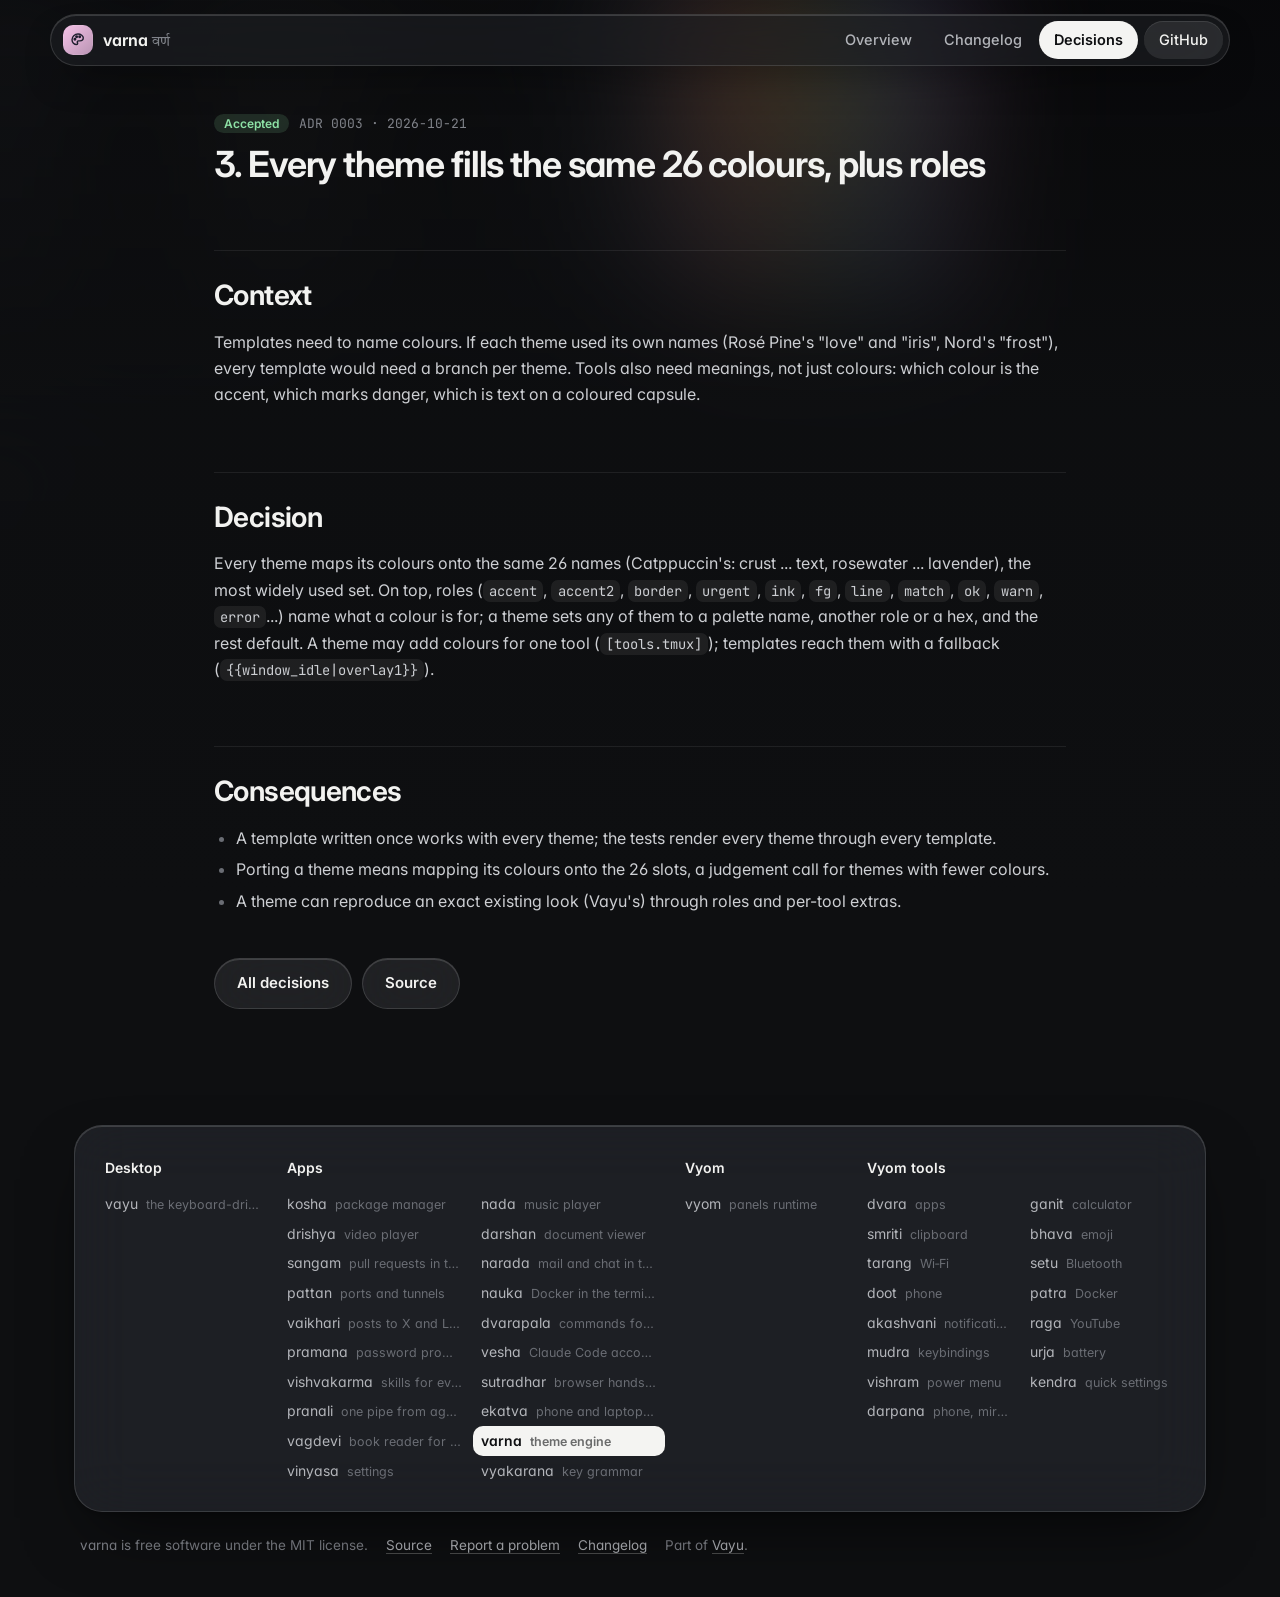
<file: docs/adr/0003-one-palette-shape.html>
<!doctype html>
<html lang="en">
<head>
<meta charset="utf-8">
<meta name="viewport" content="width=device-width, initial-scale=1">
<title>ADR 0003: 3. Every theme fills the same 26 colours, plus roles · varna</title>
<meta name="description" content="One theme for every tool: sway, waybar, tmux, kitty, Neovim, notifications and more, live.">
<meta property="og:title" content="ADR 0003: 3. Every theme fills the same 26 colours, plus roles · varna">
<meta property="og:description" content="One theme for every tool: sway, waybar, tmux, kitty, Neovim, notifications and more, live.">
<meta name="theme-color" content="#0e0f11">
<link rel="icon" href="../assets/logo.svg" type="image/svg+xml">
<link rel="preconnect" href="https://fonts.googleapis.com">
<link rel="preconnect" href="https://fonts.gstatic.com" crossorigin>
<link href="https://fonts.googleapis.com/css2?family=Inter:wght@400;500;600;700&family=JetBrains+Mono:wght@400;500;600&family=Tiro+Devanagari+Sanskrit&display=swap" rel="stylesheet">
<link rel="stylesheet" href="../assets/site.css">
<style>:root{--tool:#f4b4cc}.backdrop:before{background-image:url("../assets/screenshots/cli.png")}</style>
</head>
<body class="sub">
<div class="backdrop" aria-hidden="true"></div>
<header class="top"><div class="in">
<a class="brand" href="../index.html"><img src="../assets/logo.svg" alt=""><span>varna <small>वर्ण</small></span></a>
<nav><a href="../index.html" class="">Overview</a><a href="../changelog.html" class="">Changelog</a><a href="../adr/index.html" class="on hide">Decisions</a><a class="gh" href="https://github.com/Theyashsawarkar/varna">GitHub</a></nav></div></header>

<div class="wrap solo"><article>
<p class="adrmeta"><span class="status accepted">Accepted</span> <span>ADR 0003 · 2026-10-21</span></p><h2 id="3-every-theme-fills-the-same-26-colours-plus-roles"><a class="anchor" href="#3-every-theme-fills-the-same-26-colours-plus-roles">#</a>3. Every theme fills the same 26 colours, plus roles</h2>
<h2 id="context"><a class="anchor" href="#context">#</a>Context</h2>
<p>Templates need to name colours. If each theme used its own names (Rosé Pine's "love" and "iris", Nord's "frost"), every template would need a branch per theme. Tools also need meanings, not just colours: which colour is the accent, which marks danger, which is text on a coloured capsule.</p>
<h2 id="decision"><a class="anchor" href="#decision">#</a>Decision</h2>
<p>Every theme maps its colours onto the same 26 names (Catppuccin's: crust ... text, rosewater ... lavender), the most widely used set. On top, roles (<code>accent</code>, <code>accent2</code>, <code>border</code>, <code>urgent</code>, <code>ink</code>, <code>fg</code>, <code>line</code>, <code>match</code>, <code>ok</code>, <code>warn</code>, <code>error</code>...) name what a colour is for; a theme sets any of them to a palette name, another role or a hex, and the rest default. A theme may add colours for one tool (<code>[tools.tmux]</code>); templates reach them with a fallback (<code>{{window_idle|overlay1}}</code>).</p>
<h2 id="consequences"><a class="anchor" href="#consequences">#</a>Consequences</h2>
<ul><li>A template written once works with every theme; the tests render every theme through every template.</li><li>Porting a theme means mapping its colours onto the 26 slots, a judgement call for themes with fewer colours.</li><li>A theme can reproduce an exact existing look (Vayu's) through roles and per-tool extras.</li></ul><p class="back"><a class="btn" href="index.html">All decisions</a><a class="btn" href="https://github.com/Theyashsawarkar/varna/blob/main/docs/adr/0003-one-palette-shape.md">Source</a></p>
</article></div>
<footer><div class="in glass"><div class=""><h4>Desktop</h4><div class="list"><a href="https://vayu.theyashsawarkar.dev/" class="">vayu <span>the keyboard-driven Wayland desktop</span></a></div></div><div class="g2"><h4>Apps</h4><div class="list"><a href="https://kosha.theyashsawarkar.dev/" class="">kosha <span>package manager</span></a><a href="https://nada.theyashsawarkar.dev/" class="">nada <span>music player</span></a><a href="https://drishya.theyashsawarkar.dev/" class="">drishya <span>video player</span></a><a href="https://darshan.theyashsawarkar.dev/" class="">darshan <span>document viewer</span></a><a href="https://sangam.theyashsawarkar.dev/" class="">sangam <span>pull requests in the terminal</span></a><a href="https://narada.theyashsawarkar.dev/" class="">narada <span>mail and chat in the terminal</span></a><a href="https://pattan.theyashsawarkar.dev/" class="">pattan <span>ports and tunnels</span></a><a href="https://nauka.theyashsawarkar.dev/" class="">nauka <span>Docker in the terminal</span></a><a href="https://vaikhari.theyashsawarkar.dev/" class="">vaikhari <span>posts to X and LinkedIn</span></a><a href="https://dvarapala.theyashsawarkar.dev/" class="">dvarapala <span>commands for AI agents, approved</span></a><a href="https://pramana.theyashsawarkar.dev/" class="">pramana <span>password prompts</span></a><a href="https://vesha.theyashsawarkar.dev/" class="">vesha <span>Claude Code accounts</span></a><a href="https://vishvakarma.theyashsawarkar.dev/" class="">vishvakarma <span>skills for every AI agent</span></a><a href="https://sutradhar.theyashsawarkar.dev/" class="">sutradhar <span>browser hands for AI agents</span></a><a href="https://pranali.theyashsawarkar.dev/" class="">pranali <span>one pipe from agents to tools</span></a><a href="https://ekatva.theyashsawarkar.dev/" class="">ekatva <span>phone and laptop, linked</span></a><a href="https://vagdevi.theyashsawarkar.dev/" class="">vagdevi <span>book reader for Android</span></a><a href="https://varna.theyashsawarkar.dev/" class="me" aria-current="page">varna <span>theme engine</span></a><a href="https://vinyasa.theyashsawarkar.dev/" class="">vinyasa <span>settings</span></a><a href="https://vyakarana.theyashsawarkar.dev/" class="">vyakarana <span>key grammar</span></a></div></div><div class=""><h4>Vyom</h4><div class="list"><a href="https://vyom.theyashsawarkar.dev/" class="">vyom <span>panels runtime</span></a></div></div><div class="g2"><h4>Vyom tools</h4><div class="list"><a href="https://dvara.theyashsawarkar.dev/" class="">dvara <span>apps</span></a><a href="https://ganit.theyashsawarkar.dev/" class="">ganit <span>calculator</span></a><a href="https://smriti.theyashsawarkar.dev/" class="">smriti <span>clipboard</span></a><a href="https://bhava.theyashsawarkar.dev/" class="">bhava <span>emoji</span></a><a href="https://tarang.theyashsawarkar.dev/" class="">tarang <span>Wi‑Fi</span></a><a href="https://setu.theyashsawarkar.dev/" class="">setu <span>Bluetooth</span></a><a href="https://doot.theyashsawarkar.dev/" class="">doot <span>phone</span></a><a href="https://patra.theyashsawarkar.dev/" class="">patra <span>Docker</span></a><a href="https://akashvani.theyashsawarkar.dev/" class="">akashvani <span>notifications</span></a><a href="https://raga.theyashsawarkar.dev/" class="">raga <span>YouTube</span></a><a href="https://mudra.theyashsawarkar.dev/" class="">mudra <span>keybindings</span></a><a href="https://urja.theyashsawarkar.dev/" class="">urja <span>battery</span></a><a href="https://vishram.theyashsawarkar.dev/" class="">vishram <span>power menu</span></a><a href="https://kendra.theyashsawarkar.dev/" class="">kendra <span>quick settings</span></a><a href="https://darpana.theyashsawarkar.dev/" class="">darpana <span>phone, mirrored</span></a></div></div></div>
<div class="bottom"><span>varna is free software under the MIT license.</span><a href="https://github.com/Theyashsawarkar/varna">Source</a><a href="https://github.com/Theyashsawarkar/varna/issues">Report a problem</a><a href="../changelog.html">Changelog</a><span>Part of <a href="https://vayu.theyashsawarkar.dev/">Vayu</a>.</span></div></footer>
<script>
document.querySelectorAll('pre.code').forEach(p=>{const b=document.createElement('button');b.className='copy';b.type='button';b.textContent='Copy';
b.onclick=()=>{navigator.clipboard.writeText(p.querySelector('code').innerText).then(()=>{b.textContent='Copied';b.classList.add('done');setTimeout(()=>{b.textContent='Copy';b.classList.remove('done')},1400)})};p.appendChild(b)});
const links=[...document.querySelectorAll('.toc a')];if(links.length){const hs=links.map(a=>document.getElementById(a.hash.slice(1))).filter(Boolean);
const on=()=>{let cur=hs[0];for(const h of hs){if(h.getBoundingClientRect().top<120)cur=h}links.forEach(a=>a.classList.toggle('on',cur&&a.hash==='#'+cur.id))};
addEventListener('scroll',on,{passive:true});on()}
</script>
</body>
</html>
</file>
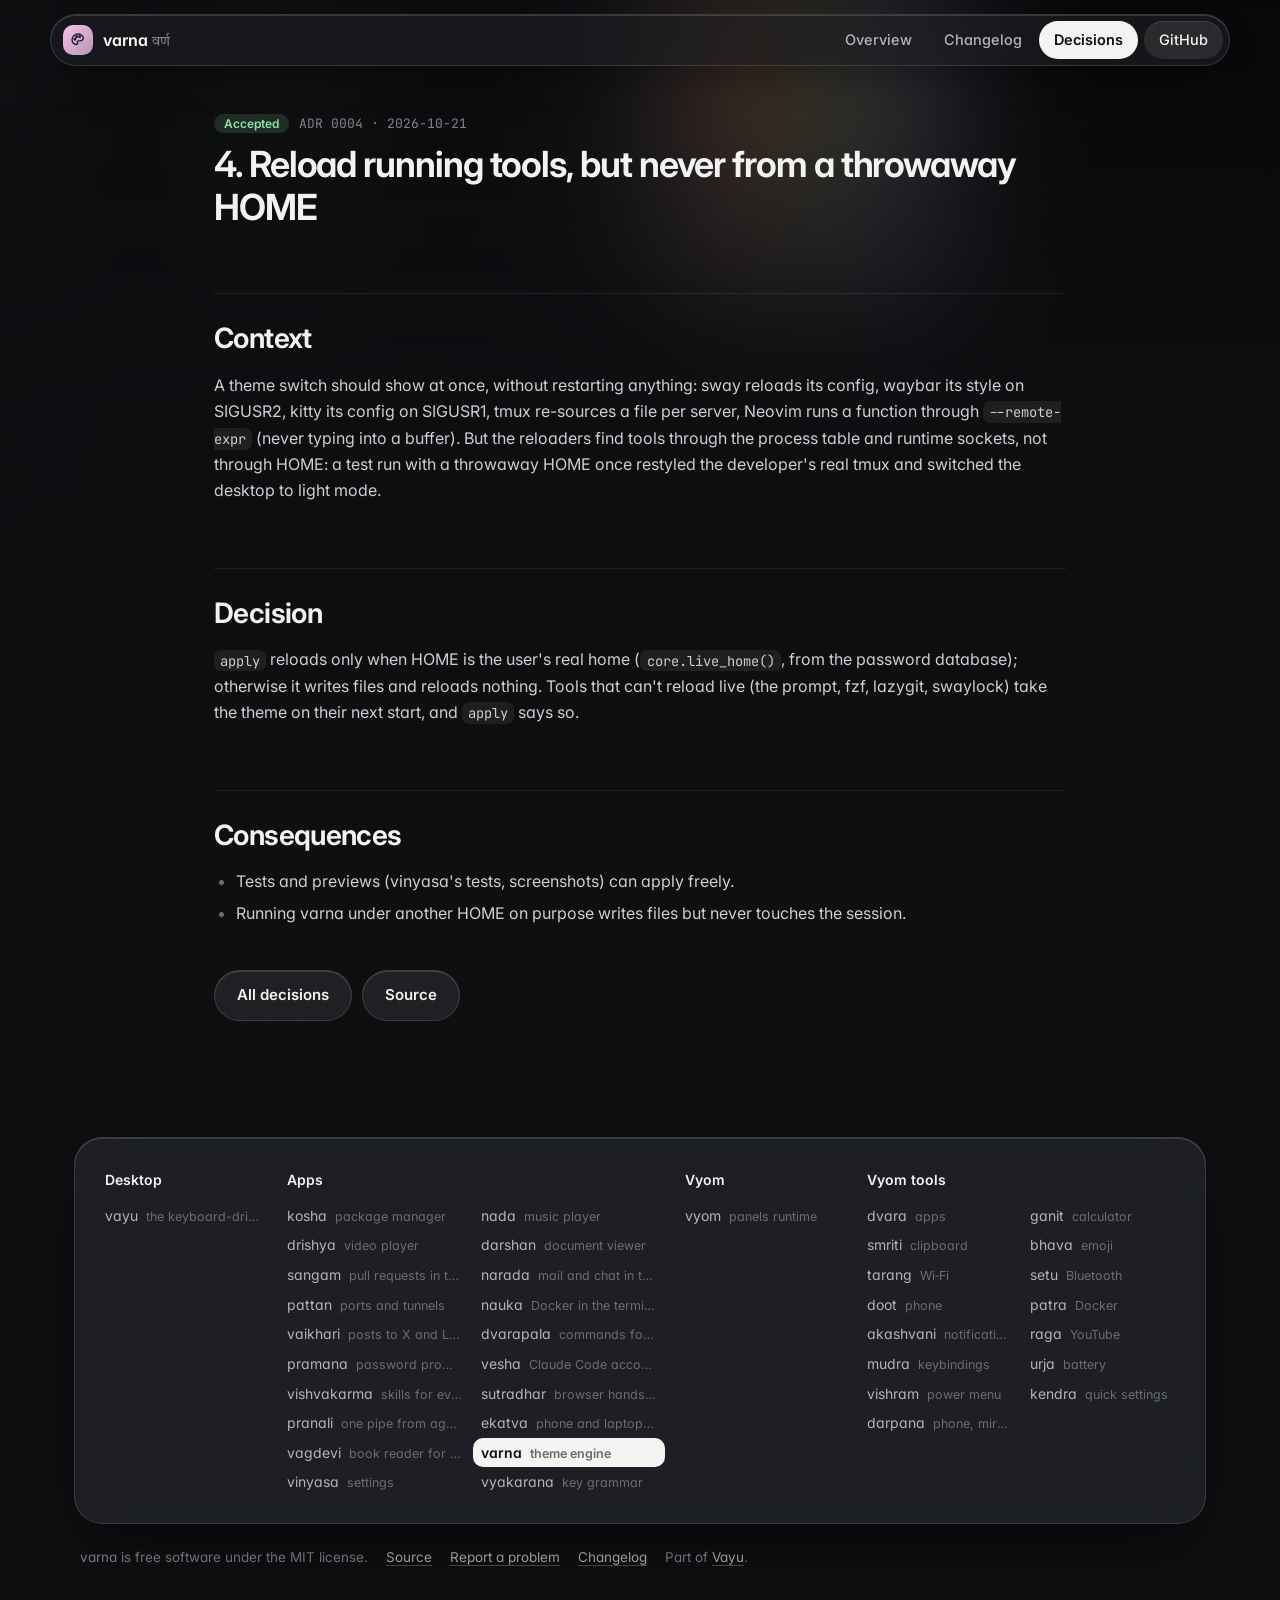
<file: docs/adr/0004-live-reload-never-from-a-test.html>
<!doctype html>
<html lang="en">
<head>
<meta charset="utf-8">
<meta name="viewport" content="width=device-width, initial-scale=1">
<title>ADR 0004: 4. Reload running tools, but never from a throwaway HOME · varna</title>
<meta name="description" content="One theme for every tool: sway, waybar, tmux, kitty, Neovim, notifications and more, live.">
<meta property="og:title" content="ADR 0004: 4. Reload running tools, but never from a throwaway HOME · varna">
<meta property="og:description" content="One theme for every tool: sway, waybar, tmux, kitty, Neovim, notifications and more, live.">
<meta name="theme-color" content="#0e0f11">
<link rel="icon" href="../assets/logo.svg" type="image/svg+xml">
<link rel="preconnect" href="https://fonts.googleapis.com">
<link rel="preconnect" href="https://fonts.gstatic.com" crossorigin>
<link href="https://fonts.googleapis.com/css2?family=Inter:wght@400;500;600;700&family=JetBrains+Mono:wght@400;500;600&family=Tiro+Devanagari+Sanskrit&display=swap" rel="stylesheet">
<link rel="stylesheet" href="../assets/site.css">
<style>:root{--tool:#f4b4cc}.backdrop:before{background-image:url("../assets/screenshots/cli.png")}</style>
</head>
<body class="sub">
<div class="backdrop" aria-hidden="true"></div>
<header class="top"><div class="in">
<a class="brand" href="../index.html"><img src="../assets/logo.svg" alt=""><span>varna <small>वर्ण</small></span></a>
<nav><a href="../index.html" class="">Overview</a><a href="../changelog.html" class="">Changelog</a><a href="../adr/index.html" class="on hide">Decisions</a><a class="gh" href="https://github.com/Theyashsawarkar/varna">GitHub</a></nav></div></header>

<div class="wrap solo"><article>
<p class="adrmeta"><span class="status accepted">Accepted</span> <span>ADR 0004 · 2026-10-21</span></p><h2 id="4-reload-running-tools-but-never-from-a-throwaway-home"><a class="anchor" href="#4-reload-running-tools-but-never-from-a-throwaway-home">#</a>4. Reload running tools, but never from a throwaway HOME</h2>
<h2 id="context"><a class="anchor" href="#context">#</a>Context</h2>
<p>A theme switch should show at once, without restarting anything: sway reloads its config, waybar its style on SIGUSR2, kitty its config on SIGUSR1, tmux re-sources a file per server, Neovim runs a function through <code>--remote-expr</code> (never typing into a buffer). But the reloaders find tools through the process table and runtime sockets, not through HOME: a test run with a throwaway HOME once restyled the developer's real tmux and switched the desktop to light mode.</p>
<h2 id="decision"><a class="anchor" href="#decision">#</a>Decision</h2>
<p><code>apply</code> reloads only when HOME is the user's real home (<code>core.live_home()</code>, from the password database); otherwise it writes files and reloads nothing. Tools that can't reload live (the prompt, fzf, lazygit, swaylock) take the theme on their next start, and <code>apply</code> says so.</p>
<h2 id="consequences"><a class="anchor" href="#consequences">#</a>Consequences</h2>
<ul><li>Tests and previews (vinyasa's tests, screenshots) can apply freely.</li><li>Running varna under another HOME on purpose writes files but never touches the session.</li></ul><p class="back"><a class="btn" href="index.html">All decisions</a><a class="btn" href="https://github.com/Theyashsawarkar/varna/blob/main/docs/adr/0004-live-reload-never-from-a-test.md">Source</a></p>
</article></div>
<footer><div class="in glass"><div class=""><h4>Desktop</h4><div class="list"><a href="https://vayu.theyashsawarkar.dev/" class="">vayu <span>the keyboard-driven Wayland desktop</span></a></div></div><div class="g2"><h4>Apps</h4><div class="list"><a href="https://kosha.theyashsawarkar.dev/" class="">kosha <span>package manager</span></a><a href="https://nada.theyashsawarkar.dev/" class="">nada <span>music player</span></a><a href="https://drishya.theyashsawarkar.dev/" class="">drishya <span>video player</span></a><a href="https://darshan.theyashsawarkar.dev/" class="">darshan <span>document viewer</span></a><a href="https://sangam.theyashsawarkar.dev/" class="">sangam <span>pull requests in the terminal</span></a><a href="https://narada.theyashsawarkar.dev/" class="">narada <span>mail and chat in the terminal</span></a><a href="https://pattan.theyashsawarkar.dev/" class="">pattan <span>ports and tunnels</span></a><a href="https://nauka.theyashsawarkar.dev/" class="">nauka <span>Docker in the terminal</span></a><a href="https://vaikhari.theyashsawarkar.dev/" class="">vaikhari <span>posts to X and LinkedIn</span></a><a href="https://dvarapala.theyashsawarkar.dev/" class="">dvarapala <span>commands for AI agents, approved</span></a><a href="https://pramana.theyashsawarkar.dev/" class="">pramana <span>password prompts</span></a><a href="https://vesha.theyashsawarkar.dev/" class="">vesha <span>Claude Code accounts</span></a><a href="https://vishvakarma.theyashsawarkar.dev/" class="">vishvakarma <span>skills for every AI agent</span></a><a href="https://sutradhar.theyashsawarkar.dev/" class="">sutradhar <span>browser hands for AI agents</span></a><a href="https://pranali.theyashsawarkar.dev/" class="">pranali <span>one pipe from agents to tools</span></a><a href="https://ekatva.theyashsawarkar.dev/" class="">ekatva <span>phone and laptop, linked</span></a><a href="https://vagdevi.theyashsawarkar.dev/" class="">vagdevi <span>book reader for Android</span></a><a href="https://varna.theyashsawarkar.dev/" class="me" aria-current="page">varna <span>theme engine</span></a><a href="https://vinyasa.theyashsawarkar.dev/" class="">vinyasa <span>settings</span></a><a href="https://vyakarana.theyashsawarkar.dev/" class="">vyakarana <span>key grammar</span></a></div></div><div class=""><h4>Vyom</h4><div class="list"><a href="https://vyom.theyashsawarkar.dev/" class="">vyom <span>panels runtime</span></a></div></div><div class="g2"><h4>Vyom tools</h4><div class="list"><a href="https://dvara.theyashsawarkar.dev/" class="">dvara <span>apps</span></a><a href="https://ganit.theyashsawarkar.dev/" class="">ganit <span>calculator</span></a><a href="https://smriti.theyashsawarkar.dev/" class="">smriti <span>clipboard</span></a><a href="https://bhava.theyashsawarkar.dev/" class="">bhava <span>emoji</span></a><a href="https://tarang.theyashsawarkar.dev/" class="">tarang <span>Wi‑Fi</span></a><a href="https://setu.theyashsawarkar.dev/" class="">setu <span>Bluetooth</span></a><a href="https://doot.theyashsawarkar.dev/" class="">doot <span>phone</span></a><a href="https://patra.theyashsawarkar.dev/" class="">patra <span>Docker</span></a><a href="https://akashvani.theyashsawarkar.dev/" class="">akashvani <span>notifications</span></a><a href="https://raga.theyashsawarkar.dev/" class="">raga <span>YouTube</span></a><a href="https://mudra.theyashsawarkar.dev/" class="">mudra <span>keybindings</span></a><a href="https://urja.theyashsawarkar.dev/" class="">urja <span>battery</span></a><a href="https://vishram.theyashsawarkar.dev/" class="">vishram <span>power menu</span></a><a href="https://kendra.theyashsawarkar.dev/" class="">kendra <span>quick settings</span></a><a href="https://darpana.theyashsawarkar.dev/" class="">darpana <span>phone, mirrored</span></a></div></div></div>
<div class="bottom"><span>varna is free software under the MIT license.</span><a href="https://github.com/Theyashsawarkar/varna">Source</a><a href="https://github.com/Theyashsawarkar/varna/issues">Report a problem</a><a href="../changelog.html">Changelog</a><span>Part of <a href="https://vayu.theyashsawarkar.dev/">Vayu</a>.</span></div></footer>
<script>
document.querySelectorAll('pre.code').forEach(p=>{const b=document.createElement('button');b.className='copy';b.type='button';b.textContent='Copy';
b.onclick=()=>{navigator.clipboard.writeText(p.querySelector('code').innerText).then(()=>{b.textContent='Copied';b.classList.add('done');setTimeout(()=>{b.textContent='Copy';b.classList.remove('done')},1400)})};p.appendChild(b)});
const links=[...document.querySelectorAll('.toc a')];if(links.length){const hs=links.map(a=>document.getElementById(a.hash.slice(1))).filter(Boolean);
const on=()=>{let cur=hs[0];for(const h of hs){if(h.getBoundingClientRect().top<120)cur=h}links.forEach(a=>a.classList.toggle('on',cur&&a.hash==='#'+cur.id))};
addEventListener('scroll',on,{passive:true});on()}
</script>
</body>
</html>
</file>
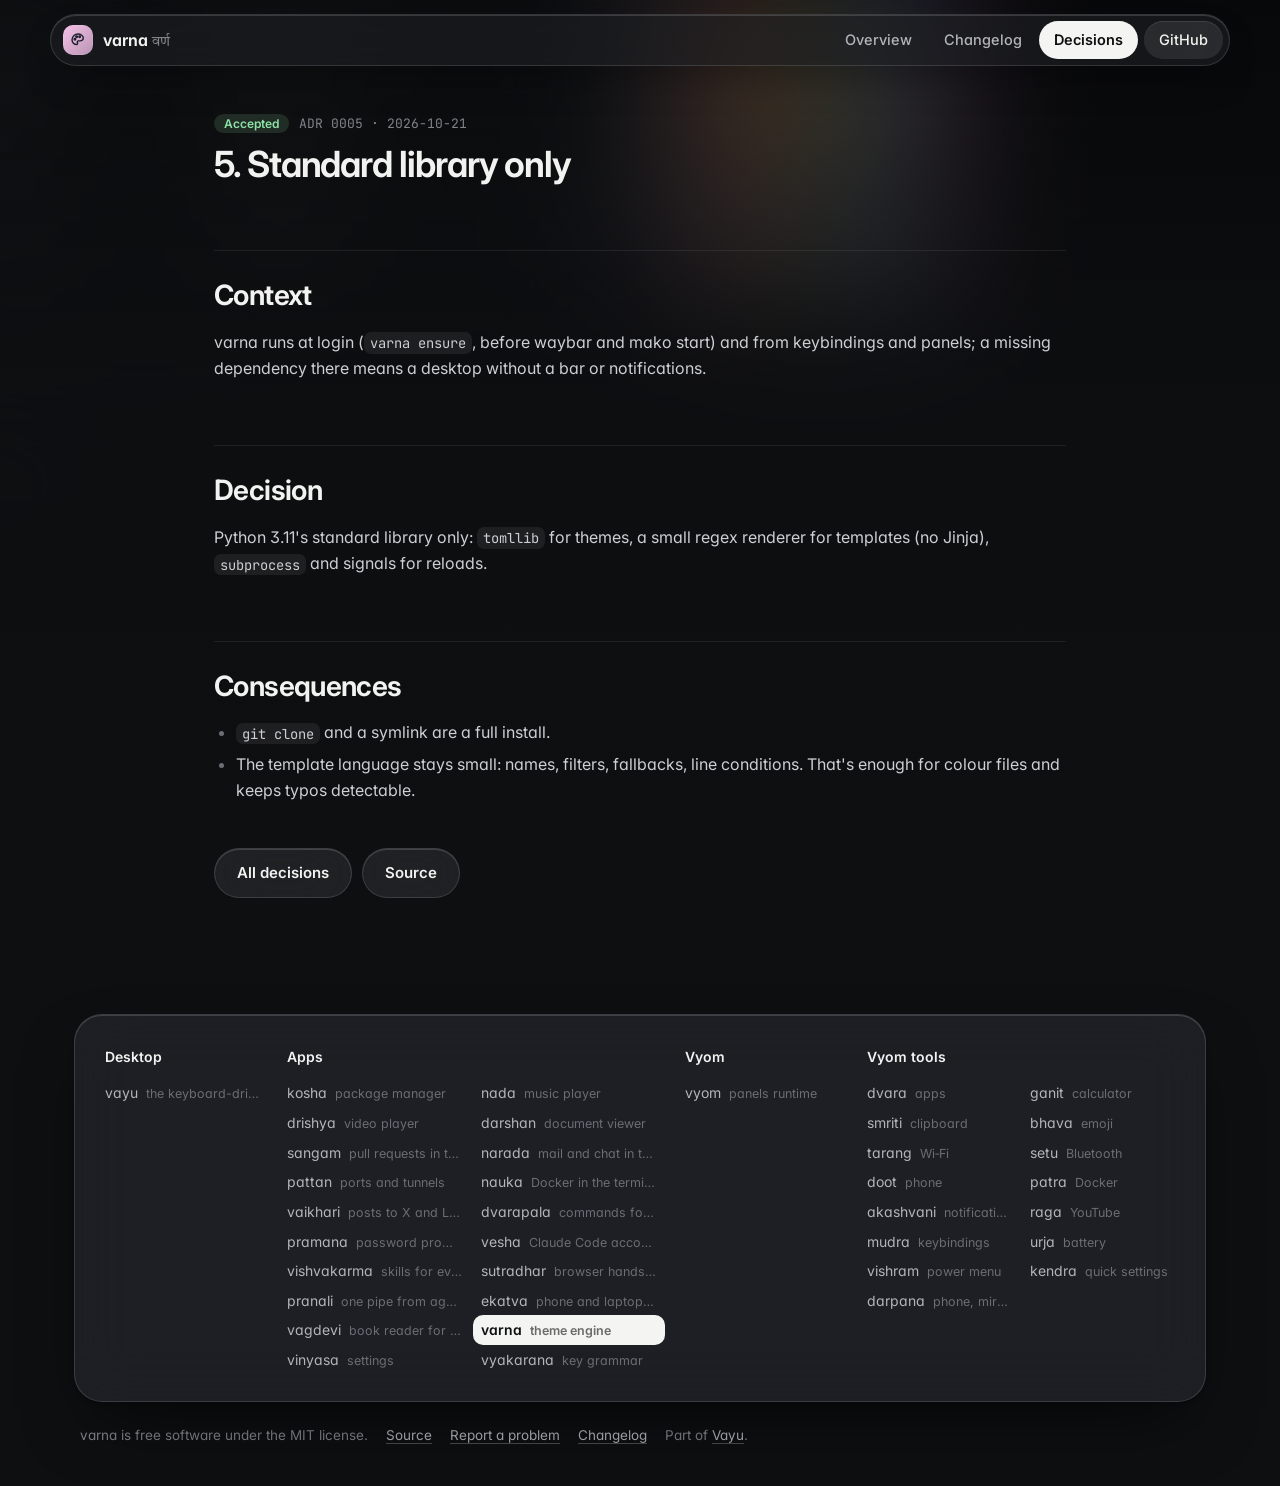
<file: docs/adr/0005-stdlib-only.html>
<!doctype html>
<html lang="en">
<head>
<meta charset="utf-8">
<meta name="viewport" content="width=device-width, initial-scale=1">
<title>ADR 0005: 5. Standard library only · varna</title>
<meta name="description" content="One theme for every tool: sway, waybar, tmux, kitty, Neovim, notifications and more, live.">
<meta property="og:title" content="ADR 0005: 5. Standard library only · varna">
<meta property="og:description" content="One theme for every tool: sway, waybar, tmux, kitty, Neovim, notifications and more, live.">
<meta name="theme-color" content="#0e0f11">
<link rel="icon" href="../assets/logo.svg" type="image/svg+xml">
<link rel="preconnect" href="https://fonts.googleapis.com">
<link rel="preconnect" href="https://fonts.gstatic.com" crossorigin>
<link href="https://fonts.googleapis.com/css2?family=Inter:wght@400;500;600;700&family=JetBrains+Mono:wght@400;500;600&family=Tiro+Devanagari+Sanskrit&display=swap" rel="stylesheet">
<link rel="stylesheet" href="../assets/site.css">
<style>:root{--tool:#f4b4cc}.backdrop:before{background-image:url("../assets/screenshots/cli.png")}</style>
</head>
<body class="sub">
<div class="backdrop" aria-hidden="true"></div>
<header class="top"><div class="in">
<a class="brand" href="../index.html"><img src="../assets/logo.svg" alt=""><span>varna <small>वर्ण</small></span></a>
<nav><a href="../index.html" class="">Overview</a><a href="../changelog.html" class="">Changelog</a><a href="../adr/index.html" class="on hide">Decisions</a><a class="gh" href="https://github.com/Theyashsawarkar/varna">GitHub</a></nav></div></header>

<div class="wrap solo"><article>
<p class="adrmeta"><span class="status accepted">Accepted</span> <span>ADR 0005 · 2026-10-21</span></p><h2 id="5-standard-library-only"><a class="anchor" href="#5-standard-library-only">#</a>5. Standard library only</h2>
<h2 id="context"><a class="anchor" href="#context">#</a>Context</h2>
<p>varna runs at login (<code>varna ensure</code>, before waybar and mako start) and from keybindings and panels; a missing dependency there means a desktop without a bar or notifications.</p>
<h2 id="decision"><a class="anchor" href="#decision">#</a>Decision</h2>
<p>Python 3.11's standard library only: <code>tomllib</code> for themes, a small regex renderer for templates (no Jinja), <code>subprocess</code> and signals for reloads.</p>
<h2 id="consequences"><a class="anchor" href="#consequences">#</a>Consequences</h2>
<ul><li><code>git clone</code> and a symlink are a full install.</li><li>The template language stays small: names, filters, fallbacks, line conditions. That's enough for colour files and keeps typos detectable.</li></ul><p class="back"><a class="btn" href="index.html">All decisions</a><a class="btn" href="https://github.com/Theyashsawarkar/varna/blob/main/docs/adr/0005-stdlib-only.md">Source</a></p>
</article></div>
<footer><div class="in glass"><div class=""><h4>Desktop</h4><div class="list"><a href="https://vayu.theyashsawarkar.dev/" class="">vayu <span>the keyboard-driven Wayland desktop</span></a></div></div><div class="g2"><h4>Apps</h4><div class="list"><a href="https://kosha.theyashsawarkar.dev/" class="">kosha <span>package manager</span></a><a href="https://nada.theyashsawarkar.dev/" class="">nada <span>music player</span></a><a href="https://drishya.theyashsawarkar.dev/" class="">drishya <span>video player</span></a><a href="https://darshan.theyashsawarkar.dev/" class="">darshan <span>document viewer</span></a><a href="https://sangam.theyashsawarkar.dev/" class="">sangam <span>pull requests in the terminal</span></a><a href="https://narada.theyashsawarkar.dev/" class="">narada <span>mail and chat in the terminal</span></a><a href="https://pattan.theyashsawarkar.dev/" class="">pattan <span>ports and tunnels</span></a><a href="https://nauka.theyashsawarkar.dev/" class="">nauka <span>Docker in the terminal</span></a><a href="https://vaikhari.theyashsawarkar.dev/" class="">vaikhari <span>posts to X and LinkedIn</span></a><a href="https://dvarapala.theyashsawarkar.dev/" class="">dvarapala <span>commands for AI agents, approved</span></a><a href="https://pramana.theyashsawarkar.dev/" class="">pramana <span>password prompts</span></a><a href="https://vesha.theyashsawarkar.dev/" class="">vesha <span>Claude Code accounts</span></a><a href="https://vishvakarma.theyashsawarkar.dev/" class="">vishvakarma <span>skills for every AI agent</span></a><a href="https://sutradhar.theyashsawarkar.dev/" class="">sutradhar <span>browser hands for AI agents</span></a><a href="https://pranali.theyashsawarkar.dev/" class="">pranali <span>one pipe from agents to tools</span></a><a href="https://ekatva.theyashsawarkar.dev/" class="">ekatva <span>phone and laptop, linked</span></a><a href="https://vagdevi.theyashsawarkar.dev/" class="">vagdevi <span>book reader for Android</span></a><a href="https://varna.theyashsawarkar.dev/" class="me" aria-current="page">varna <span>theme engine</span></a><a href="https://vinyasa.theyashsawarkar.dev/" class="">vinyasa <span>settings</span></a><a href="https://vyakarana.theyashsawarkar.dev/" class="">vyakarana <span>key grammar</span></a></div></div><div class=""><h4>Vyom</h4><div class="list"><a href="https://vyom.theyashsawarkar.dev/" class="">vyom <span>panels runtime</span></a></div></div><div class="g2"><h4>Vyom tools</h4><div class="list"><a href="https://dvara.theyashsawarkar.dev/" class="">dvara <span>apps</span></a><a href="https://ganit.theyashsawarkar.dev/" class="">ganit <span>calculator</span></a><a href="https://smriti.theyashsawarkar.dev/" class="">smriti <span>clipboard</span></a><a href="https://bhava.theyashsawarkar.dev/" class="">bhava <span>emoji</span></a><a href="https://tarang.theyashsawarkar.dev/" class="">tarang <span>Wi‑Fi</span></a><a href="https://setu.theyashsawarkar.dev/" class="">setu <span>Bluetooth</span></a><a href="https://doot.theyashsawarkar.dev/" class="">doot <span>phone</span></a><a href="https://patra.theyashsawarkar.dev/" class="">patra <span>Docker</span></a><a href="https://akashvani.theyashsawarkar.dev/" class="">akashvani <span>notifications</span></a><a href="https://raga.theyashsawarkar.dev/" class="">raga <span>YouTube</span></a><a href="https://mudra.theyashsawarkar.dev/" class="">mudra <span>keybindings</span></a><a href="https://urja.theyashsawarkar.dev/" class="">urja <span>battery</span></a><a href="https://vishram.theyashsawarkar.dev/" class="">vishram <span>power menu</span></a><a href="https://kendra.theyashsawarkar.dev/" class="">kendra <span>quick settings</span></a><a href="https://darpana.theyashsawarkar.dev/" class="">darpana <span>phone, mirrored</span></a></div></div></div>
<div class="bottom"><span>varna is free software under the MIT license.</span><a href="https://github.com/Theyashsawarkar/varna">Source</a><a href="https://github.com/Theyashsawarkar/varna/issues">Report a problem</a><a href="../changelog.html">Changelog</a><span>Part of <a href="https://vayu.theyashsawarkar.dev/">Vayu</a>.</span></div></footer>
<script>
document.querySelectorAll('pre.code').forEach(p=>{const b=document.createElement('button');b.className='copy';b.type='button';b.textContent='Copy';
b.onclick=()=>{navigator.clipboard.writeText(p.querySelector('code').innerText).then(()=>{b.textContent='Copied';b.classList.add('done');setTimeout(()=>{b.textContent='Copy';b.classList.remove('done')},1400)})};p.appendChild(b)});
const links=[...document.querySelectorAll('.toc a')];if(links.length){const hs=links.map(a=>document.getElementById(a.hash.slice(1))).filter(Boolean);
const on=()=>{let cur=hs[0];for(const h of hs){if(h.getBoundingClientRect().top<120)cur=h}links.forEach(a=>a.classList.toggle('on',cur&&a.hash==='#'+cur.id))};
addEventListener('scroll',on,{passive:true});on()}
</script>
</body>
</html>
</file>
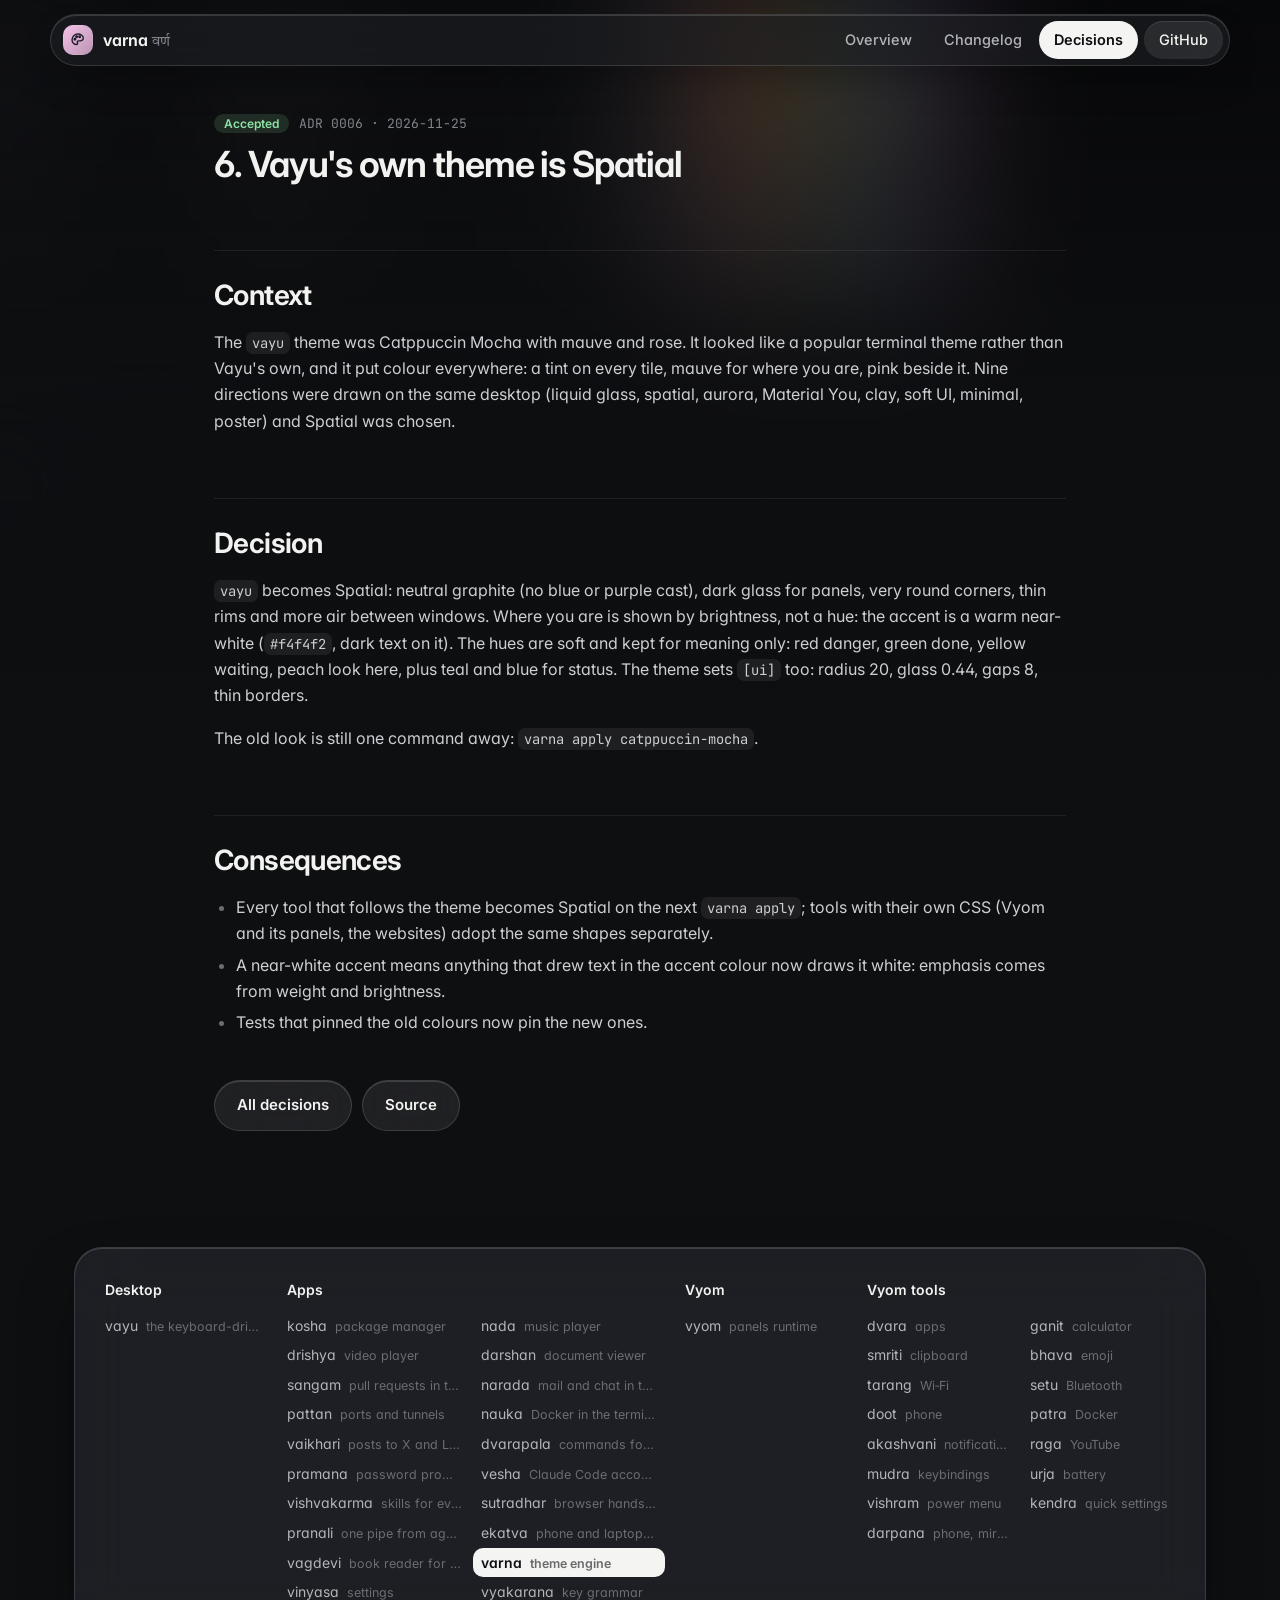
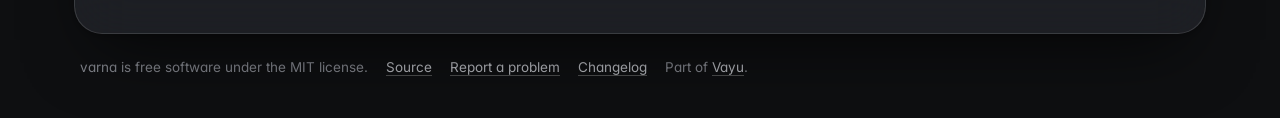
<file: docs/adr/0006-vayu-is-spatial.html>
<!doctype html>
<html lang="en">
<head>
<meta charset="utf-8">
<meta name="viewport" content="width=device-width, initial-scale=1">
<title>ADR 0006: 6. Vayu&#x27;s own theme is Spatial · varna</title>
<meta name="description" content="One theme for every tool: sway, waybar, tmux, kitty, Neovim, notifications and more, live.">
<meta property="og:title" content="ADR 0006: 6. Vayu&#x27;s own theme is Spatial · varna">
<meta property="og:description" content="One theme for every tool: sway, waybar, tmux, kitty, Neovim, notifications and more, live.">
<meta name="theme-color" content="#0e0f11">
<link rel="icon" href="../assets/logo.svg" type="image/svg+xml">
<link rel="preconnect" href="https://fonts.googleapis.com">
<link rel="preconnect" href="https://fonts.gstatic.com" crossorigin>
<link href="https://fonts.googleapis.com/css2?family=Inter:wght@400;500;600;700&family=JetBrains+Mono:wght@400;500;600&family=Tiro+Devanagari+Sanskrit&display=swap" rel="stylesheet">
<link rel="stylesheet" href="../assets/site.css">
<style>:root{--tool:#f4b4cc}.backdrop:before{background-image:url("../assets/screenshots/cli.png")}</style>
</head>
<body class="sub">
<div class="backdrop" aria-hidden="true"></div>
<header class="top"><div class="in">
<a class="brand" href="../index.html"><img src="../assets/logo.svg" alt=""><span>varna <small>वर्ण</small></span></a>
<nav><a href="../index.html" class="">Overview</a><a href="../changelog.html" class="">Changelog</a><a href="../adr/index.html" class="on hide">Decisions</a><a class="gh" href="https://github.com/Theyashsawarkar/varna">GitHub</a></nav></div></header>

<div class="wrap solo"><article>
<p class="adrmeta"><span class="status accepted">Accepted</span> <span>ADR 0006 · 2026-11-25</span></p><h2 id="6-vayus-own-theme-is-spatial"><a class="anchor" href="#6-vayus-own-theme-is-spatial">#</a>6. Vayu's own theme is Spatial</h2>
<h2 id="context"><a class="anchor" href="#context">#</a>Context</h2>
<p>The <code>vayu</code> theme was Catppuccin Mocha with mauve and rose. It looked like a popular terminal theme rather than Vayu's own, and it put colour everywhere: a tint on every tile, mauve for where you are, pink beside it. Nine directions were drawn on the same desktop (liquid glass, spatial, aurora, Material You, clay, soft UI, minimal, poster) and Spatial was chosen.</p>
<h2 id="decision"><a class="anchor" href="#decision">#</a>Decision</h2>
<p><code>vayu</code> becomes Spatial: neutral graphite (no blue or purple cast), dark glass for panels, very round corners, thin rims and more air between windows. Where you are is shown by brightness, not a hue: the accent is a warm near-white (<code>#f4f4f2</code>, dark text on it). The hues are soft and kept for meaning only: red danger, green done, yellow waiting, peach look here, plus teal and blue for status. The theme sets <code>[ui]</code> too: radius 20, glass 0.44, gaps 8, thin borders.</p>
<p>The old look is still one command away: <code>varna apply catppuccin-mocha</code>.</p>
<h2 id="consequences"><a class="anchor" href="#consequences">#</a>Consequences</h2>
<ul><li>Every tool that follows the theme becomes Spatial on the next <code>varna apply</code>; tools with their own CSS (Vyom and its panels, the websites) adopt the same shapes separately.</li><li>A near-white accent means anything that drew text in the accent colour now draws it white: emphasis comes from weight and brightness.</li><li>Tests that pinned the old colours now pin the new ones.</li></ul><p class="back"><a class="btn" href="index.html">All decisions</a><a class="btn" href="https://github.com/Theyashsawarkar/varna/blob/main/docs/adr/0006-vayu-is-spatial.md">Source</a></p>
</article></div>
<footer><div class="in glass"><div class=""><h4>Desktop</h4><div class="list"><a href="https://vayu.theyashsawarkar.dev/" class="">vayu <span>the keyboard-driven Wayland desktop</span></a></div></div><div class="g2"><h4>Apps</h4><div class="list"><a href="https://kosha.theyashsawarkar.dev/" class="">kosha <span>package manager</span></a><a href="https://nada.theyashsawarkar.dev/" class="">nada <span>music player</span></a><a href="https://drishya.theyashsawarkar.dev/" class="">drishya <span>video player</span></a><a href="https://darshan.theyashsawarkar.dev/" class="">darshan <span>document viewer</span></a><a href="https://sangam.theyashsawarkar.dev/" class="">sangam <span>pull requests in the terminal</span></a><a href="https://narada.theyashsawarkar.dev/" class="">narada <span>mail and chat in the terminal</span></a><a href="https://pattan.theyashsawarkar.dev/" class="">pattan <span>ports and tunnels</span></a><a href="https://nauka.theyashsawarkar.dev/" class="">nauka <span>Docker in the terminal</span></a><a href="https://vaikhari.theyashsawarkar.dev/" class="">vaikhari <span>posts to X and LinkedIn</span></a><a href="https://dvarapala.theyashsawarkar.dev/" class="">dvarapala <span>commands for AI agents, approved</span></a><a href="https://pramana.theyashsawarkar.dev/" class="">pramana <span>password prompts</span></a><a href="https://vesha.theyashsawarkar.dev/" class="">vesha <span>Claude Code accounts</span></a><a href="https://vishvakarma.theyashsawarkar.dev/" class="">vishvakarma <span>skills for every AI agent</span></a><a href="https://sutradhar.theyashsawarkar.dev/" class="">sutradhar <span>browser hands for AI agents</span></a><a href="https://pranali.theyashsawarkar.dev/" class="">pranali <span>one pipe from agents to tools</span></a><a href="https://ekatva.theyashsawarkar.dev/" class="">ekatva <span>phone and laptop, linked</span></a><a href="https://vagdevi.theyashsawarkar.dev/" class="">vagdevi <span>book reader for Android</span></a><a href="https://varna.theyashsawarkar.dev/" class="me" aria-current="page">varna <span>theme engine</span></a><a href="https://vinyasa.theyashsawarkar.dev/" class="">vinyasa <span>settings</span></a><a href="https://vyakarana.theyashsawarkar.dev/" class="">vyakarana <span>key grammar</span></a></div></div><div class=""><h4>Vyom</h4><div class="list"><a href="https://vyom.theyashsawarkar.dev/" class="">vyom <span>panels runtime</span></a></div></div><div class="g2"><h4>Vyom tools</h4><div class="list"><a href="https://dvara.theyashsawarkar.dev/" class="">dvara <span>apps</span></a><a href="https://ganit.theyashsawarkar.dev/" class="">ganit <span>calculator</span></a><a href="https://smriti.theyashsawarkar.dev/" class="">smriti <span>clipboard</span></a><a href="https://bhava.theyashsawarkar.dev/" class="">bhava <span>emoji</span></a><a href="https://tarang.theyashsawarkar.dev/" class="">tarang <span>Wi‑Fi</span></a><a href="https://setu.theyashsawarkar.dev/" class="">setu <span>Bluetooth</span></a><a href="https://doot.theyashsawarkar.dev/" class="">doot <span>phone</span></a><a href="https://patra.theyashsawarkar.dev/" class="">patra <span>Docker</span></a><a href="https://akashvani.theyashsawarkar.dev/" class="">akashvani <span>notifications</span></a><a href="https://raga.theyashsawarkar.dev/" class="">raga <span>YouTube</span></a><a href="https://mudra.theyashsawarkar.dev/" class="">mudra <span>keybindings</span></a><a href="https://urja.theyashsawarkar.dev/" class="">urja <span>battery</span></a><a href="https://vishram.theyashsawarkar.dev/" class="">vishram <span>power menu</span></a><a href="https://kendra.theyashsawarkar.dev/" class="">kendra <span>quick settings</span></a><a href="https://darpana.theyashsawarkar.dev/" class="">darpana <span>phone, mirrored</span></a></div></div></div>
<div class="bottom"><span>varna is free software under the MIT license.</span><a href="https://github.com/Theyashsawarkar/varna">Source</a><a href="https://github.com/Theyashsawarkar/varna/issues">Report a problem</a><a href="../changelog.html">Changelog</a><span>Part of <a href="https://vayu.theyashsawarkar.dev/">Vayu</a>.</span></div></footer>
<script>
document.querySelectorAll('pre.code').forEach(p=>{const b=document.createElement('button');b.className='copy';b.type='button';b.textContent='Copy';
b.onclick=()=>{navigator.clipboard.writeText(p.querySelector('code').innerText).then(()=>{b.textContent='Copied';b.classList.add('done');setTimeout(()=>{b.textContent='Copy';b.classList.remove('done')},1400)})};p.appendChild(b)});
const links=[...document.querySelectorAll('.toc a')];if(links.length){const hs=links.map(a=>document.getElementById(a.hash.slice(1))).filter(Boolean);
const on=()=>{let cur=hs[0];for(const h of hs){if(h.getBoundingClientRect().top<120)cur=h}links.forEach(a=>a.classList.toggle('on',cur&&a.hash==='#'+cur.id))};
addEventListener('scroll',on,{passive:true});on()}
</script>
</body>
</html>
</file>
<file: docs/assets/site.css>
/* Vayu's Spatial look (the same as vayu.theyashsawarkar.dev): graphite
   glass floating over the tool's own screenshot, blurred far out of focus;
   very round; where you are is a near-white pill or brighter glass; no
   glows; colour only where it means something. The tool's own colour
   (--tool) is only its signature: the release dots. */
:root{--crust:#0e0f11;--mantle:#141518;--base:#1b1c20;--s0:#2a2c31;--s1:#3a3c42;--ov0:#6a6d74;--ov1:#80838a;
--sub0:#b3b5ba;--sub1:#cdcfd3;--text:#f2f2f0;--accent:#f4f4f2;--green:#8ee2a6;--peach:#f7b07d;--red:#ff9389;--blue:#93c4ff;--yellow:#f3d47f;
--glass:rgba(52,54,60,.44);--hi:rgba(255,255,255,.09);--rim:rgba(255,255,255,.13);--lit:inset 0 1px 0 rgba(255,255,255,.15);
--float:0 30px 70px -24px rgba(0,0,0,.7),0 2px 6px rgba(0,0,0,.25);--blur:blur(28px) saturate(160%);
--ui:"Inter","Adwaita Sans",system-ui,sans-serif;--mono:"JetBrains Mono","JetBrainsMono Nerd Font",ui-monospace,monospace;
--sa:"Tiro Devanagari Sanskrit","Noto Serif Devanagari",serif;color-scheme:dark}
*{box-sizing:border-box}html{scroll-behavior:smooth;scroll-padding-top:96px}
body{margin:0;min-height:100vh;background:var(--crust);color:var(--text);font:16px/1.65 var(--ui);-webkit-font-smoothing:antialiased;font-feature-settings:"cv11","ss01"}
/* the backdrop: the tool's screenshot, out of focus, fading to graphite */
.backdrop{position:fixed;inset:0;z-index:-1;overflow:hidden;pointer-events:none}
.backdrop:before{content:"";position:absolute;inset:-12%;background:center/cover no-repeat;filter:blur(64px) saturate(1.25) brightness(.62);transform:translateZ(0)}
.backdrop:after{content:"";position:absolute;inset:0;background:linear-gradient(to bottom,rgba(14,15,17,.25),rgba(14,15,17,.8) 60%,var(--crust))}
.backdrop.none:before{background:radial-gradient(60% 50% at 50% 0%,color-mix(in srgb,var(--tool) 22%,transparent),transparent 70%);filter:none}
.sub .backdrop:after{background:linear-gradient(to bottom,rgba(14,15,17,.55),rgba(14,15,17,.93) 45%,var(--crust))}
a{color:var(--accent);text-decoration:underline;text-decoration-color:rgba(244,244,242,.3);text-underline-offset:3px}
a:hover{text-decoration-color:currentColor}
code{font:.86em var(--mono);background:rgba(255,255,255,.07);padding:.14em .45em;border-radius:7px;color:var(--sub1)}
kbd{display:inline-block;min-width:1.7em;padding:.05em .45em;font:500 .8em/1.6 var(--mono);text-align:center;color:var(--text);background:rgba(255,255,255,.08);border:1px solid rgba(255,255,255,.14);border-bottom-width:2px;border-radius:8px}
img{max-width:100%;height:auto}
:focus-visible{outline:2px solid var(--accent);outline-offset:3px;border-radius:10px}
.glass{background:var(--glass);-webkit-backdrop-filter:var(--blur);backdrop-filter:var(--blur);border:1px solid var(--rim);box-shadow:var(--lit),var(--float)}
/* nav: a floating glass capsule; the page you're on is the near-white pill */
.top{position:sticky;top:0;z-index:20;padding:14px 24px 0}
.top .in{max-width:1180px;margin:0 auto;padding:6px 6px 6px 10px;display:flex;align-items:center;gap:18px;border-radius:999px;
background:rgba(30,31,35,.62);-webkit-backdrop-filter:var(--blur);backdrop-filter:var(--blur);border:1px solid var(--rim);box-shadow:var(--lit),0 18px 40px -18px rgba(0,0,0,.7)}
.brand{display:flex;align-items:center;gap:10px;font-weight:650;font-size:16px;color:var(--text);text-decoration:none;padding:2px 6px 2px 2px;border-radius:999px}
.brand img{width:30px;height:30px;border-radius:10px}.brand small{font:400 14px var(--sa);color:var(--ov1)}
.top nav{display:flex;gap:2px;margin-left:auto}
.top nav a{color:var(--sub0);padding:7px 15px;border-radius:999px;font-size:14.5px;font-weight:500;text-decoration:none;white-space:nowrap;transition:background-color .15s,color .15s}
.top nav a:hover{background:rgba(255,255,255,.08);color:var(--text)}
.top nav a.on{background:var(--accent);color:var(--crust);font-weight:600}
.top nav a.gh{color:var(--text);background:rgba(255,255,255,.09);box-shadow:inset 0 1px 0 rgba(255,255,255,.1);margin-left:4px}.top nav a.gh:hover{background:rgba(255,255,255,.15)}
/* hero: the logo, the name, the verse, then the tool itself */
.hero{max-width:860px;margin:0 auto;padding:76px 24px 0;text-align:center}
.hero .logo{width:104px;height:104px;border-radius:28px;box-shadow:0 26px 50px -18px rgba(0,0,0,.8),0 0 0 1px rgba(255,255,255,.08)}
.hero h1{font-size:clamp(46px,7vw,76px);line-height:1;margin:26px 0 10px;letter-spacing:-.04em;font-weight:700}
.hero .sa{font-size:16px;color:var(--sub0)}.hero .sa b{font:400 21px var(--sa);color:var(--sub1);margin-right:6px}.hero .sa i{font-style:normal;color:var(--ov1)}
.hero p.lead{font-size:19.5px;line-height:1.55;color:var(--sub1);max-width:34em;margin:22px auto 0;text-wrap:pretty}
.hero .shloka{margin:34px auto 0;max-width:600px}
.hero .shloka p{margin:0;font:400 21px/1.55 var(--sa);color:var(--text)}
.hero .shloka figcaption{margin-top:10px;font-size:14.5px;color:var(--sub0);text-wrap:pretty}.hero .shloka cite{display:block;margin-top:2px;color:var(--ov1);font-style:normal;font-size:13px}
.cta{display:flex;gap:10px;flex-wrap:wrap;justify-content:center;margin-top:32px}
.btn{display:inline-flex;align-items:center;gap:8px;padding:12px 22px;border-radius:999px;font-weight:600;font-size:15px;color:var(--text);
background:rgba(255,255,255,.08);border:1px solid var(--rim);box-shadow:var(--lit);-webkit-backdrop-filter:var(--blur);backdrop-filter:var(--blur);text-decoration:none;transition:background-color .15s}
.btn:hover{background:rgba(255,255,255,.14)}
.btn.primary{background:var(--accent);color:var(--crust);border-color:transparent;box-shadow:0 10px 30px -12px rgba(0,0,0,.6)}.btn.primary:hover{background:#fff}
.meta{display:flex;gap:6px;flex-wrap:wrap;justify-content:center;margin-top:20px;font-size:13.5px;color:var(--ov1)}
.meta span{padding:4px 12px;border-radius:999px;border:1px solid rgba(255,255,255,.09)}.meta b{color:var(--sub1);font-weight:600}
.shot{max-width:1180px;margin:56px auto 0;padding:0 24px;display:flex;gap:22px;justify-content:center;align-items:flex-start}
.shot img{display:block;border-radius:26px;border:1px solid var(--rim);background:var(--base);box-shadow:0 0 0 6px rgba(255,255,255,.04),0 50px 110px -30px rgba(0,0,0,.85)}
.shot.many img{flex:1 1 0;min-width:0;max-width:300px;border-radius:30px}
.shot figcaption{display:none}
/* layout: a glass "On this page" panel beside the article */
.wrap{max-width:1180px;margin:0 auto;padding:72px 24px 40px;display:grid;grid-template-columns:240px minmax(0,1fr);gap:56px}
.sub .wrap{padding-top:48px}
.wrap.solo{grid-template-columns:minmax(0,1fr);max-width:900px}.wrap.solo article{max-width:none}
.adrmeta+h2{border-top:0;padding-top:0;margin-top:10px;font-size:36px;letter-spacing:-.03em}
article>h2:first-child{font-size:36px;letter-spacing:-.03em}
.toc{position:sticky;top:92px;align-self:start;max-height:calc(100vh - 112px);overflow:auto;scrollbar-width:thin;scrollbar-color:rgba(255,255,255,.15) transparent;
padding:14px 8px 10px;border-radius:24px;background:rgba(30,31,35,.6);-webkit-backdrop-filter:var(--blur);backdrop-filter:var(--blur);border:1px solid var(--rim);box-shadow:var(--lit),0 24px 50px -24px rgba(0,0,0,.7)}
.toc:empty{display:none}
.toc b{display:block;font-size:13px;font-weight:600;color:var(--ov1);margin:0 12px 6px}
.toc a{display:block;color:var(--sub0);padding:6px 12px;border-radius:14px;font-size:13.5px;line-height:1.4;text-decoration:none;transition:background-color .15s,color .15s}
.toc a.l3{padding:4px 12px 4px 24px;font-size:12.5px;color:var(--ov1)}
.toc a:hover{color:var(--text);background:rgba(255,255,255,.06)}
.toc a.on{color:var(--text);background:rgba(255,255,255,.11);box-shadow:inset 0 1px 0 rgba(255,255,255,.12),inset 0 0 0 1px rgba(255,255,255,.08)}
article{min-width:0;max-width:820px}
article h2{font-size:28px;line-height:1.2;letter-spacing:-.022em;margin:64px 0 14px;padding-top:28px;border-top:1px solid rgba(255,255,255,.08);font-weight:650}
article>h2:first-child,article>section:first-child h2{margin-top:0;padding-top:0;border-top:0}
article h3{font-size:19px;margin:34px 0 10px;font-weight:600;letter-spacing:-.01em}article h4{font-size:16px;margin:24px 0 8px;color:var(--sub1)}
article p,article li{color:var(--sub1);overflow-wrap:anywhere}article strong{color:var(--text);font-weight:600}
article .anchor{opacity:0;margin-left:-22px;width:22px;display:inline-block;color:var(--ov0);text-decoration:none}
article h2:hover .anchor,article h3:hover .anchor{opacity:1}
article ul,article ol{padding-left:22px}article li{margin:5px 0}article li::marker{color:var(--ov0)}
article img{border-radius:22px;border:1px solid var(--rim);box-shadow:0 30px 70px -28px rgba(0,0,0,.85)}
article p[align=center]{text-align:center}article p[align=center] img{margin:6px 0}
article blockquote{margin:22px 0;padding:14px 20px;background:rgba(255,255,255,.04);border:1px solid rgba(255,255,255,.08);box-shadow:inset 0 1px 0 rgba(255,255,255,.06);border-radius:20px}
article blockquote p{margin:.2em 0;color:var(--sub0)}
pre.code{position:relative;background:rgba(10,11,13,.6);border:1px solid rgba(255,255,255,.08);border-radius:18px;padding:18px 20px;overflow:auto;font:13.5px/1.65 var(--mono);color:var(--sub1)}
pre.code code{background:none;padding:0;font-size:inherit;color:inherit}
pre.code .copy{position:absolute;top:10px;right:10px;font:600 12.5px var(--ui);padding:5px 13px;border-radius:999px;border:1px solid rgba(255,255,255,.12);background:rgba(255,255,255,.08);color:var(--sub1);cursor:pointer;opacity:0;transition:opacity .15s,background-color .15s}
pre.code:hover .copy,pre.code .copy:focus-visible{opacity:1}pre.code .copy:hover{background:var(--accent);color:var(--crust)}
pre.code .copy.done{background:var(--green);color:var(--crust);border-color:transparent;opacity:1}
.table{overflow:auto;margin:18px 0 22px;border:1px solid rgba(255,255,255,.09);border-radius:20px;background:rgba(255,255,255,.035)}
table{border-collapse:collapse;width:100%;font-size:14.5px}
th{text-align:left;color:var(--ov1);font-size:13px;font-weight:600;padding:12px 16px;border-bottom:1px solid rgba(255,255,255,.08);white-space:nowrap}
td{padding:11px 16px;border-top:1px solid rgba(255,255,255,.05);color:var(--sub1);vertical-align:top}tbody tr:first-child td{border-top:0}
td code{white-space:nowrap}
/* changelog: each release a glass card on a thread */
.release{position:relative;margin:0 0 18px 22px;padding:22px 26px 10px;border-radius:24px;background:rgba(255,255,255,.035);border:1px solid rgba(255,255,255,.08);box-shadow:inset 0 1px 0 rgba(255,255,255,.07)}
.release:before{content:"";position:absolute;left:-23px;top:0;bottom:-18px;width:1px;background:rgba(255,255,255,.1)}
.release:after{content:"";position:absolute;left:-28px;top:30px;width:11px;height:11px;border-radius:50%;background:var(--tool);box-shadow:0 0 0 4px var(--crust)}
.release:last-child:before{bottom:auto;height:30px}
.release h2{margin:0 0 6px;padding:0;border:0;font-size:22px;display:flex;align-items:baseline;flex-wrap:wrap;gap:4px 12px}
.release h2 .date{font:500 13.5px var(--mono);color:var(--ov1)}
.release .tag{font:600 12.5px var(--ui);padding:3px 11px;border-radius:999px;background:rgba(255,255,255,.08);color:var(--sub1);text-decoration:none;margin-left:auto}
.release .tag:hover{background:rgba(255,255,255,.14);color:var(--text)}
.release h3{font-size:15px;color:var(--sub0);margin:18px 0 6px}
/* decisions */
.cards{display:grid;grid-template-columns:repeat(auto-fill,minmax(min(300px,100%),1fr));gap:14px;margin:22px 0}
.card{display:block;background:rgba(255,255,255,.04);border:1px solid rgba(255,255,255,.09);box-shadow:inset 0 1px 0 rgba(255,255,255,.07);border-radius:24px;padding:20px 22px;color:var(--text);text-decoration:none;transition:background-color .15s,border-color .15s}
.card:hover{background:var(--hi);border-color:rgba(255,255,255,.18)}
.card .n{font:500 12.5px var(--mono);color:var(--ov1);display:flex;gap:8px;align-items:center}.card h3{margin:10px 0 6px;font-size:17px;line-height:1.35}.card p{margin:0;color:var(--sub0);font-size:14px}
.status{display:inline-block;font:600 12px var(--ui);padding:2px 10px;border-radius:999px;background:rgba(142,226,166,.14);color:var(--green)}
.status.superseded,.status.deprecated{background:rgba(247,176,125,.14);color:var(--peach)}.status.proposed{background:rgba(147,196,255,.14);color:var(--blue)}
.adrmeta{display:flex;gap:10px;align-items:center;font:13px var(--mono);color:var(--ov1);margin:0 0 6px}
.back{display:flex;gap:10px;margin-top:44px}.back a{text-decoration:none}
/* footer: the family, in one glass panel */
footer{max-width:1180px;margin:60px auto 0;padding:0 24px 40px}
footer .in{display:grid;grid-template-columns:1fr 2.4fr 1fr 2fr;gap:28px;padding:30px 30px 26px;border-radius:28px}
footer h4{margin:0 0 10px;font-size:14px;font-weight:600;color:var(--text)}
footer .list{display:grid;gap:0 18px}footer .g2 .list{grid-template-columns:1fr 1fr}
footer a{display:flex;gap:8px;align-items:baseline;color:var(--sub0);font-size:14px;padding:3px 8px;margin:0 -8px;border-radius:10px;text-decoration:none;min-width:0}
footer a:hover{color:var(--text);background:rgba(255,255,255,.06)}footer a span{color:var(--ov0);font-size:12.5px;white-space:nowrap;overflow:hidden;text-overflow:ellipsis}
footer a.me{color:var(--crust);background:var(--accent);font-weight:600}footer a.me span{color:rgba(14,15,17,.6)}
footer .bottom{display:flex;flex-wrap:wrap;gap:6px 18px;padding:22px 6px 0;color:var(--ov1);font-size:13.5px}
footer .bottom a{display:inline;padding:0;margin:0;font-size:13.5px;color:var(--sub0);text-decoration:underline;text-decoration-color:rgba(255,255,255,.25)}footer .bottom a:hover{background:none}
@media(max-width:1000px){footer .in{grid-template-columns:1fr 1fr}}
@media(max-width:900px){.wrap{grid-template-columns:1fr;gap:28px}.toc{display:none}}
@media(max-width:640px){.top{padding:10px 10px 0}.top .in{gap:6px;padding-left:6px}.brand small,.brand span{display:none}
.top nav{overflow-x:auto;scrollbar-width:none}.top nav::-webkit-scrollbar{display:none}.top nav a{padding:7px 11px;font-size:14px}.top nav a.hide{display:none}
.hero{padding:44px 16px 0}.hero .logo{width:84px;height:84px;border-radius:23px}.hero p.lead{font-size:17px}.hero .shloka p{font-size:18.5px}
.shot{margin-top:36px;padding:0 16px;gap:10px}.shot img{border-radius:16px}.shot.many img{border-radius:18px}
.wrap{padding:52px 16px 32px}article h2{font-size:23px}.release{margin-left:14px;padding:18px 18px 8px}.release:before{left:-15px}.release:after{left:-20px}
footer{padding:0 16px 32px}footer .in{grid-template-columns:1fr;padding:22px 20px}footer .g2 .list{grid-template-columns:1fr}}
@media(prefers-reduced-motion:reduce){html{scroll-behavior:auto}*{transition:none!important}}
</file>
